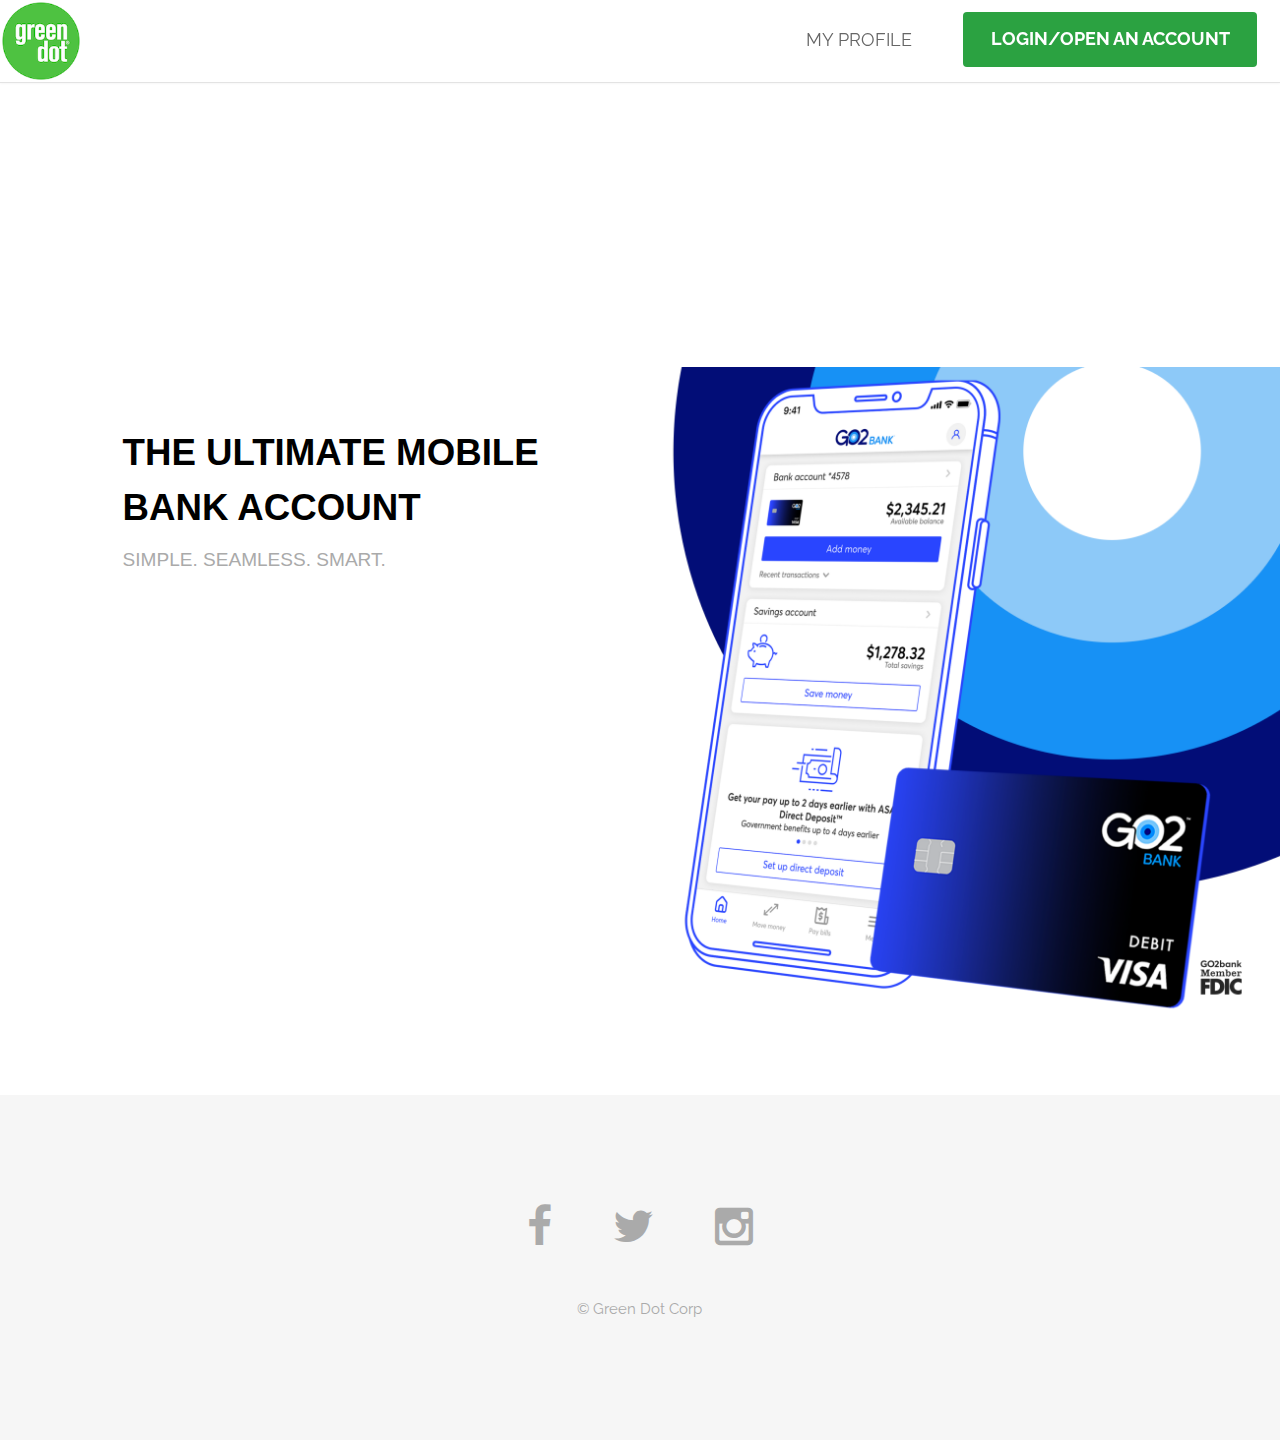
<file: GDC/index.html>
<!DOCTYPE HTML>
<!--
	Spatial by TEMPLATED
	templated.co @templatedco
	Released for free under the Creative Commons Attribution 3.0 license (templated.co/license)
-->
<html>
	<head>
		<title>Green Dot Corp</title>
		<meta charset="utf-8" />
		<meta name="viewport" content="width=device-width, initial-scale=1" />
		<link rel="stylesheet" href="assets/css/main.css" />
	</head>
	<body class="landing">

		<!-- Header -->
			<header id="header">
				<a href="index.html"><img src="images/logo.png" style="height: 100%"/></a>
				<nav id="nav">
					<ul>
						<li><a href="profile.html">My Profile</a></li>
						<li><a href="login.html" class="button">Login/Open an Account</a></li> 
					</ul>
				</nav>
			</header>

			<a href="#menu" class="navPanelToggle"><span class="fa fa-bars"></span></a>

		<!-- Banner -->
			<section id="banner">
				<!-- <ul class="actions">
					<li><a href="login.html" class="button big" >Login</a></li>
					make button kickoff Auth-code flow 
				</ul>-->
			</section>

			<!-- One -->
			<section id="one" class="wrapper style1" style="padding-top: 0em;">
				<div class="containerhome 100%">
					<div class="row 200%">
						<div class="6u 12u$(medium)">
							<header class="major" style="font-family: 'Gotham', sans-serif;padding:10%;">
								<h2>The ultimate mobile bank account</h2>
								<p>Simple. Seamless. Smart.</p>
							</header>
						</div>
						<div class="6u$ 12u$(medium)"style="padding: 0 0 0 0em;">
							<img src="images/rightbanner.png" alt="" style="width:100%"/>
						</div>
					</div>
				</div>
			</section>

		<!-- Footer -->
			<footer id="footer">
				<div class="container">
					<ul class="icons">
						<li><a href="#" class="icon fa-facebook"></a></li>
						<li><a href="#" class="icon fa-twitter"></a></li>
						<li><a href="#" class="icon fa-instagram"></a></li>
					</ul>
					<ul class="copyright">
						<li>&copy; Green Dot Corp</li>
					</ul>
				</div>
			</footer>

		<!-- Scripts -->
			<script src="assets/js/jquery.min.js"></script>
			<script src="assets/js/skel.min.js"></script>
			<script src="assets/js/util.js"></script>
			<script src="assets/js/main.js"></script>
			<script src="assets/js/p1.js"></script>

	</body>
</html>
</file>
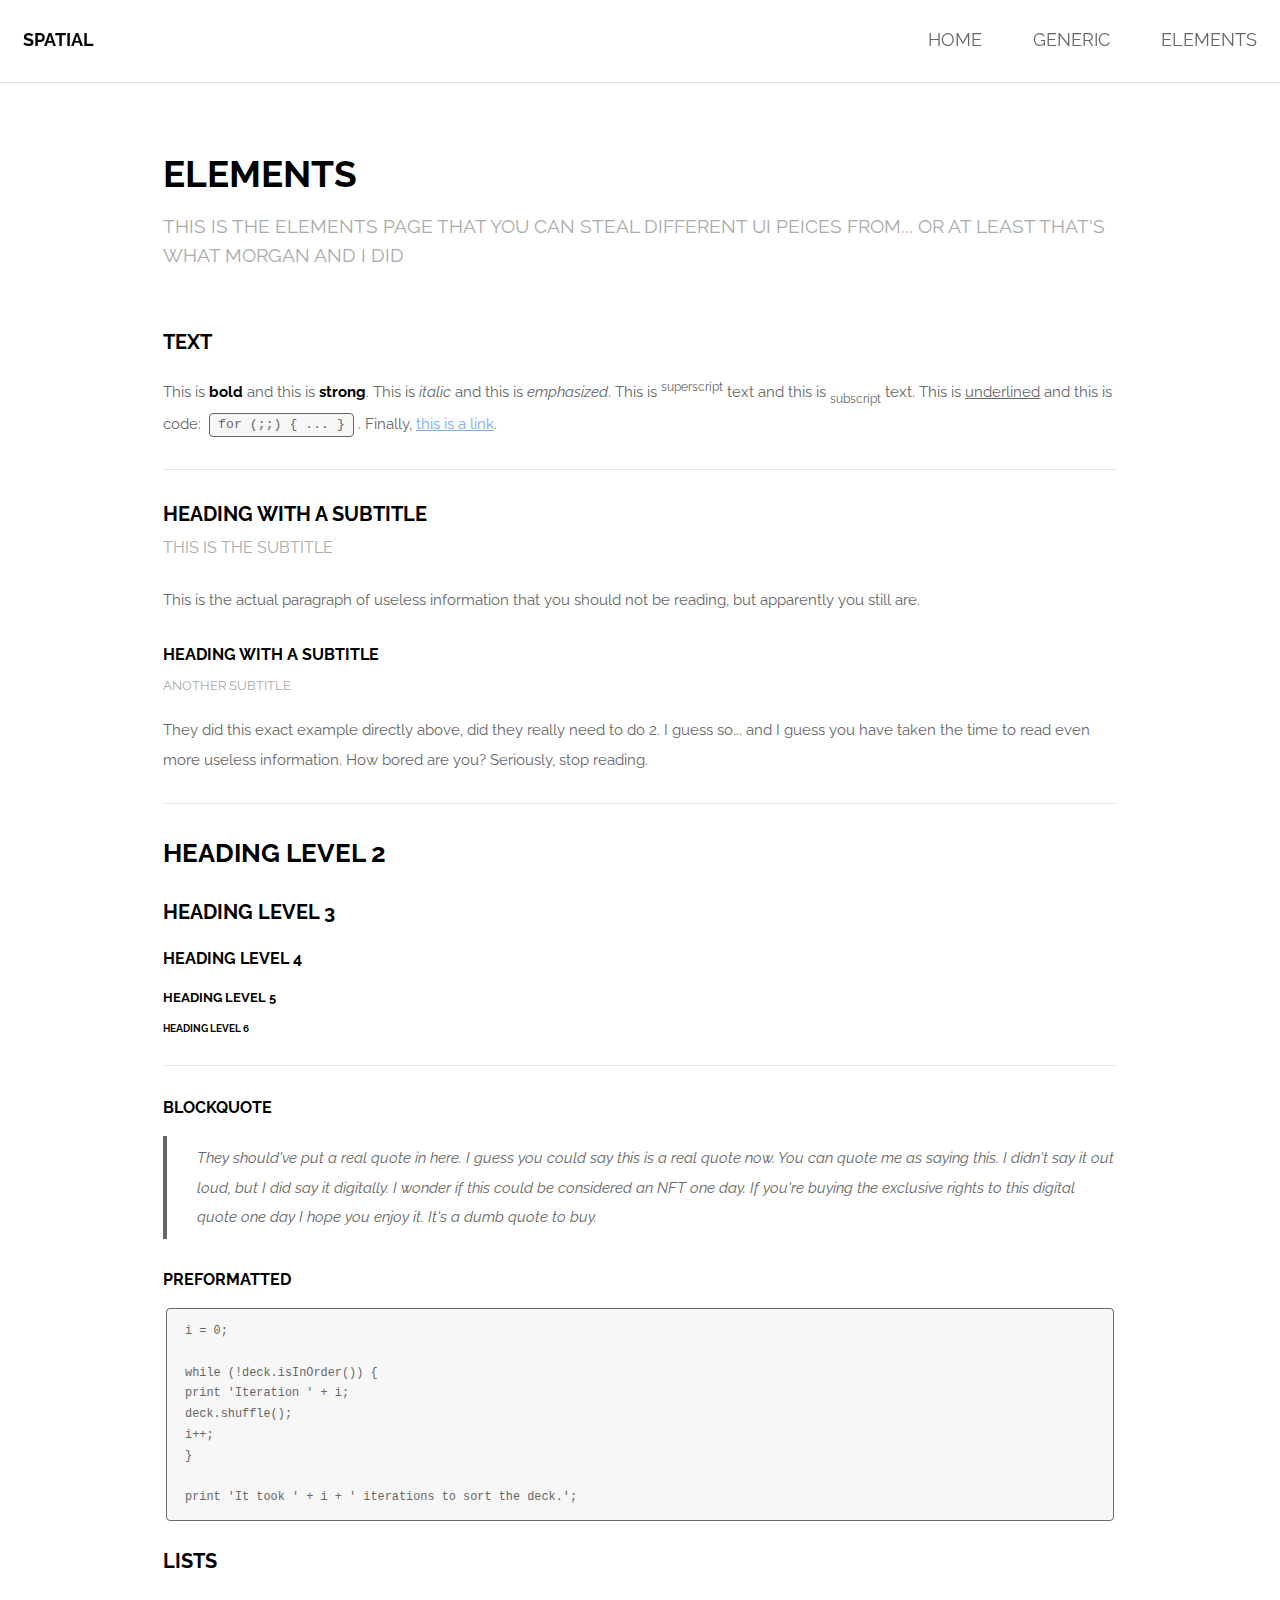
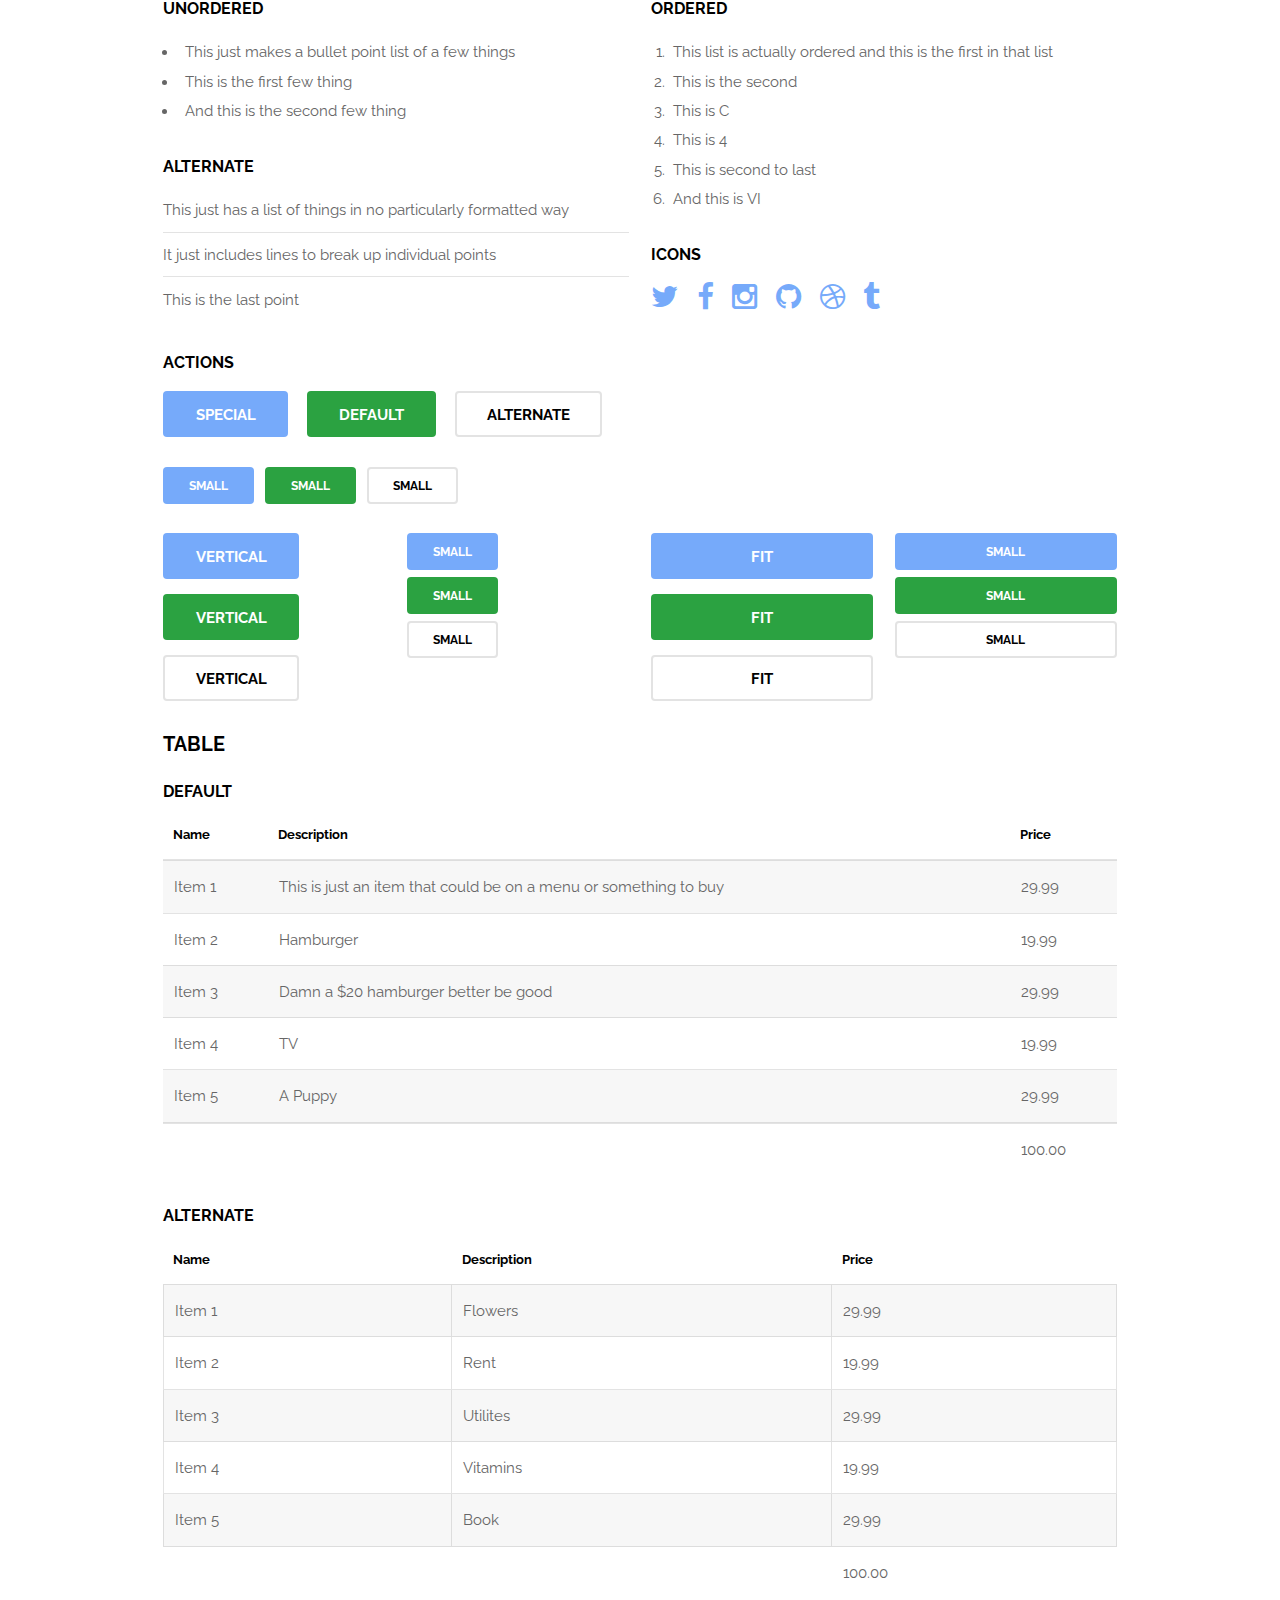
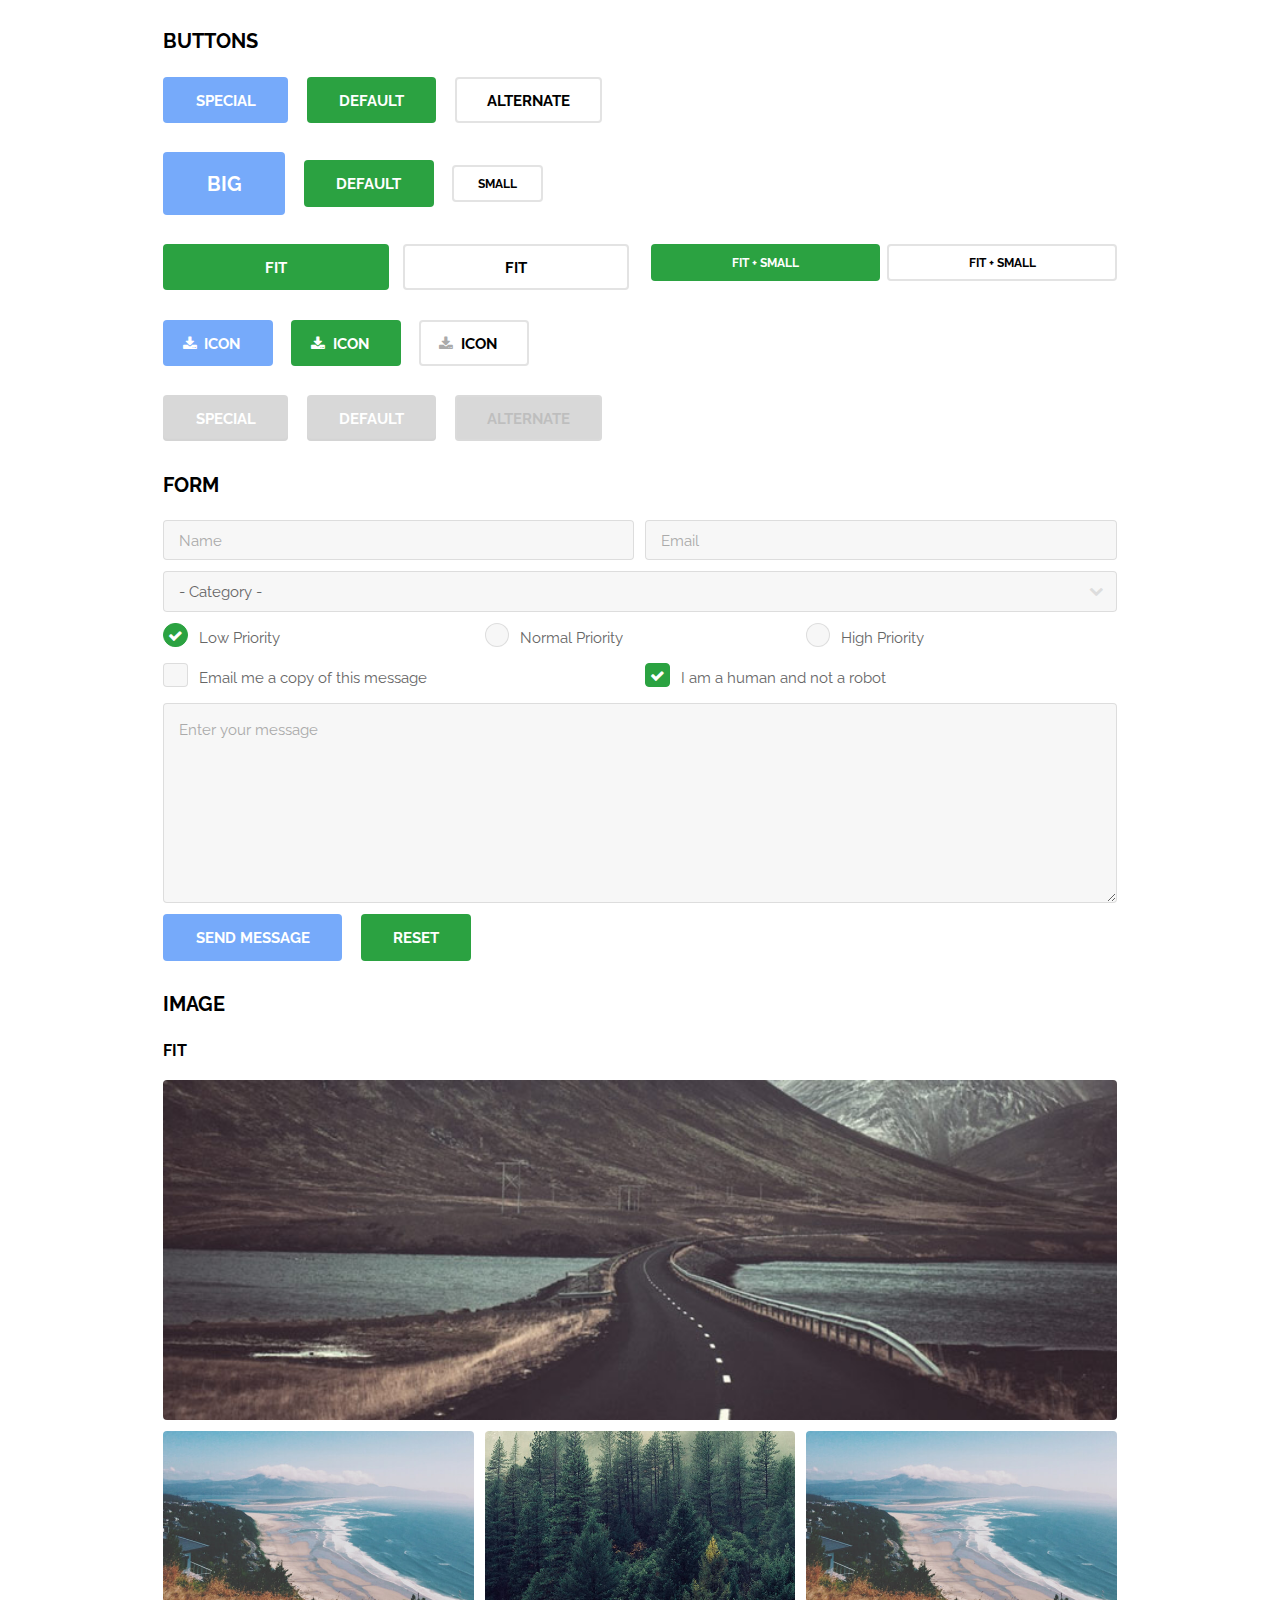
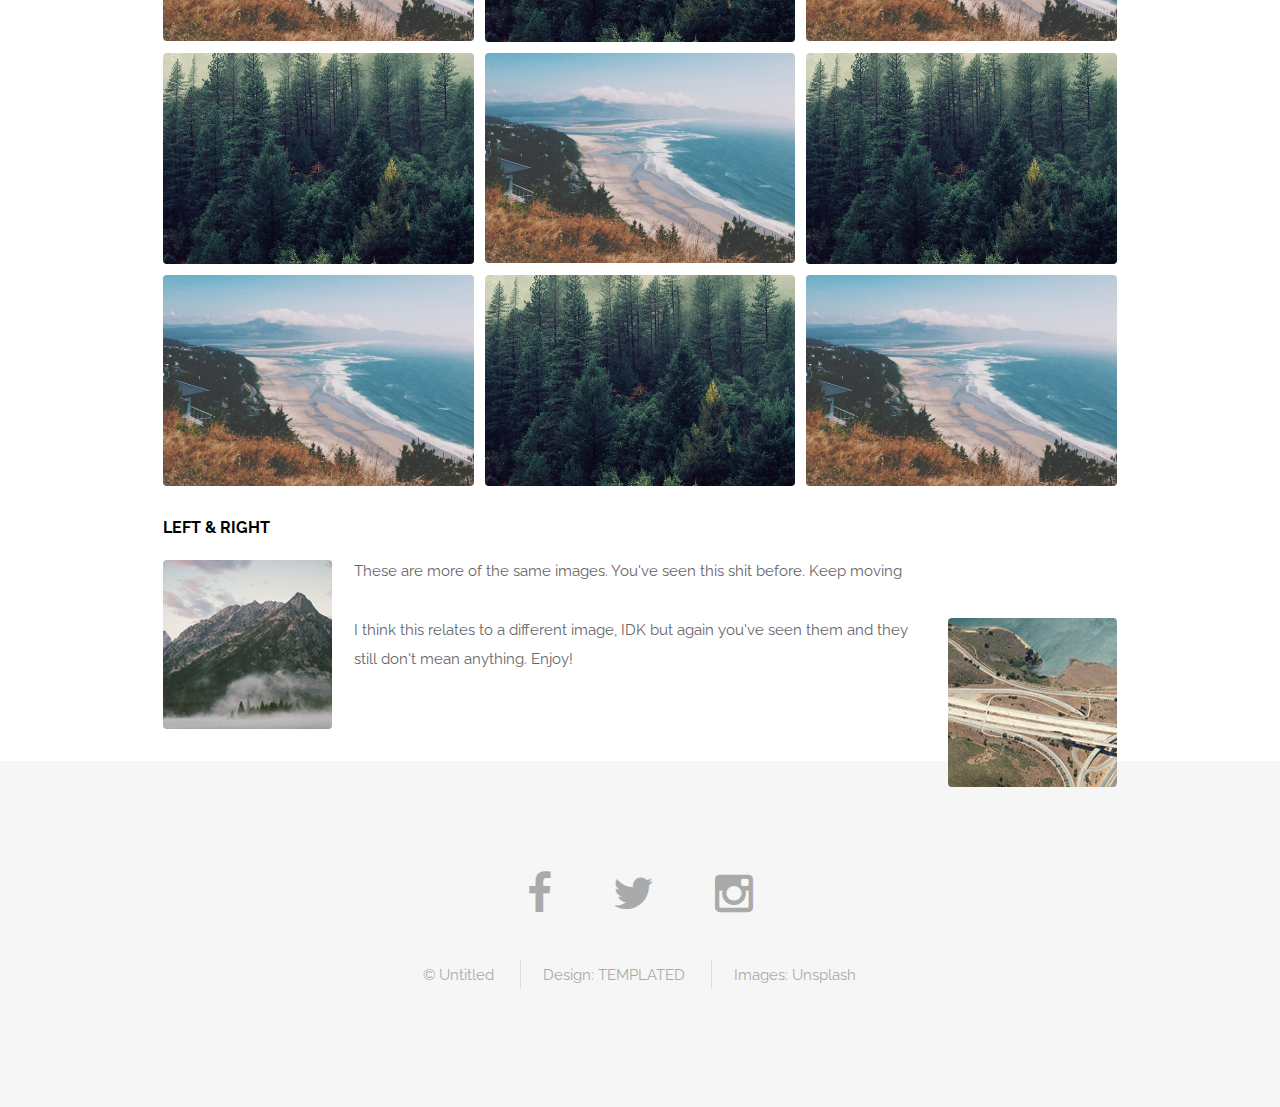
<file: elements.html>
<!DOCTYPE HTML>
<!--
	Spatial by TEMPLATED
	templated.co @templatedco
	Released for free under the Creative Commons Attribution 3.0 license (templated.co/license)
-->
<html>
	<head>
		<title>Elements - Spatial by TEMPLATED</title>
		<meta charset="utf-8" />
		<meta name="viewport" content="width=device-width, initial-scale=1" />
		<link rel="stylesheet" href="assets/css/main.css" />
	</head>
	<body>

		<!-- Header -->
			<header id="header">
				<h1><strong><a href="index.html">Spatial</a></strong> by Templated</h1>
				<nav id="nav">
					<ul>
						<li><a href="index.html">Home</a></li>
						<li><a href="generic.html">Generic</a></li>
						<li><a href="elements.html">Elements</a></li>
					</ul>
				</nav>
			</header>

			<a href="#menu" class="navPanelToggle"><span class="fa fa-bars"></span></a>

		<!-- Main -->
			<section id="main" class="wrapper">
				<div class="container">
					<header class="major special">
						<h2>Elements</h2>
						<p>This is the elements page that you can steal different UI peices from... or at least that's what Morgan and I did</p>
					</header>

					<!-- Text -->
						<section>
							<h3>Text</h3>
							<p>This is <b>bold</b> and this is <strong>strong</strong>. This is <i>italic</i> and this is <em>emphasized</em>.
							This is <sup>superscript</sup> text and this is <sub>subscript</sub> text.
							This is <u>underlined</u> and this is code: <code>for (;;) { ... }</code>. Finally, <a href="#">this is a link</a>.</p>

							<hr />

							<header>
								<h3>Heading with a Subtitle</h3>
								<p>This is the subtitle</p>
							</header>
							<p>This is the actual paragraph of useless information that you should not be reading, but apparently you still are.</p>
							<header>
								<h4>Heading with a Subtitle</h4>
								<p>Another subtitle</p>
							</header>
							<p>They did this exact example directly above, did they really need to do 2. I guess so... and I guess you have taken the time to read even more useless information. How bored are you? Seriously, stop reading.</p>

							<hr />

							<h2>Heading Level 2</h2>
							<h3>Heading Level 3</h3>
							<h4>Heading Level 4</h4>
							<h5>Heading Level 5</h5>
							<h6>Heading Level 6</h6>

							<hr />

							<h4>Blockquote</h4>
							<blockquote>They should've put a real quote in here. I guess you could say this is a real quote now. You can quote me as saying this. I didn't say it out loud, but I did say it digitally. I wonder if this could be considered an NFT one day. If you're buying the exclusive rights to this digital quote one day I hope you enjoy it. It's a dumb quote to buy.</blockquote>

							<h4>Preformatted</h4>
							<pre><code>i = 0;

while (!deck.isInOrder()) {
print 'Iteration ' + i;
deck.shuffle();
i++;
}

print 'It took ' + i + ' iterations to sort the deck.';</code></pre>
						</section>

					<!-- Lists -->
						<section>
							<h3>Lists</h3>
							<div class="row">
								<div class="6u 12u$(xsmall)">

									<h4>Unordered</h4>
									<ul>
										<li>This just makes a bullet point list of a few things</li>
										<li>This is the first few thing</li>
										<li>And this is the second few thing</li>
									</ul>

									<h4>Alternate</h4>
									<ul class="alt">
										<li>This just has a list of things in no particularly formatted way</li>
										<li>It just includes lines to break up individual points</li>
										<li>This is the last point</li>
									</ul>

								</div>
								<div class="6u$ 12u$(xsmall)">

									<h4>Ordered</h4>
									<ol>
										<li>This list is actually ordered and this is the first in that list</li>
										<li>This is the second</li>
										<li>This is C</li>
										<li>This is 4</li>
										<li>This is second to last </li>
										<li>And this is VI</li>
									</ol>

									<h4>Icons</h4>
									<ul class="icons">
										<li><a href="#" class="icon fa-twitter"><span class="label">Twitter</span></a></li>
										<li><a href="#" class="icon fa-facebook"><span class="label">Facebook</span></a></li>
										<li><a href="#" class="icon fa-instagram"><span class="label">Instagram</span></a></li>
										<li><a href="#" class="icon fa-github"><span class="label">Github</span></a></li>
										<li><a href="#" class="icon fa-dribbble"><span class="label">Dribbble</span></a></li>
										<li><a href="#" class="icon fa-tumblr"><span class="label">Tumblr</span></a></li>
									</ul>

								</div>
							</div>

							<h4>Actions</h4>
							<ul class="actions">
								<li><a href="#" class="button special">Special</a></li>
								<li><a href="#" class="button">Default</a></li>
								<li><a href="#" class="button alt">Alternate</a></li>
							</ul>
							<ul class="actions small">
								<li><a href="#" class="button special small">Small</a></li>
								<li><a href="#" class="button small">Small</a></li>
								<li><a href="#" class="button alt small">Small</a></li>
							</ul>
							<div class="row">
								<div class="3u 6u(small) 12u$(xsmall)">
									<ul class="actions vertical">
										<li><a href="#" class="button special">Vertical</a></li>
										<li><a href="#" class="button">Vertical</a></li>
										<li><a href="#" class="button alt">Vertical</a></li>
									</ul>
								</div>
								<div class="3u 6u$(small) 12u$(xsmall)">
									<ul class="actions vertical small">
										<li><a href="#" class="button special small">Small</a></li>
										<li><a href="#" class="button small">Small</a></li>
										<li><a href="#" class="button alt small">Small</a></li>
									</ul>
								</div>
								<div class="3u 6u(small) 12u$(xsmall)">
									<ul class="actions vertical">
										<li><a href="#" class="button special fit">Fit</a></li>
										<li><a href="#" class="button fit">Fit</a></li>
										<li><a href="#" class="button alt fit">Fit</a></li>
									</ul>
								</div>
								<div class="3u$ 6u$(small) 12u$(xsmall)">
									<ul class="actions vertical small">
										<li><a href="#" class="button special small fit">Small</a></li>
										<li><a href="#" class="button small fit">Small</a></li>
										<li><a href="#" class="button alt small fit">Small</a></li>
									</ul>
								</div>
							</div>
						</section>

					<!-- Table -->
						<section>
							<h3>Table</h3>
							<h4>Default</h4>
							<div class="table-wrapper">
								<table>
									<thead>
										<tr>
											<th>Name</th>
											<th>Description</th>
											<th>Price</th>
										</tr>
									</thead>
									<tbody>
										<tr>
											<td>Item 1</td>
											<td>This is just an item that could be on a menu or something to buy</td>
											<td>29.99</td>
										</tr>
										<tr>
											<td>Item 2</td>
											<td>Hamburger</td>
											<td>19.99</td>
										</tr>
										<tr>
											<td>Item 3</td>
											<td>Damn a $20 hamburger better be good</td>
											<td>29.99</td>
										</tr>
										<tr>
											<td>Item 4</td>
											<td>TV</td>
											<td>19.99</td>
										</tr>
										<tr>
											<td>Item 5</td>
											<td>A Puppy</td>
											<td>29.99</td>
										</tr>
									</tbody>
									<tfoot>
										<tr>
											<td colspan="2"></td>
											<td>100.00</td>
										</tr>
									</tfoot>
								</table>
							</div>
							<h4>Alternate</h4>
							<div class="table-wrapper">
								<table class="alt">
									<thead>
										<tr>
											<th>Name</th>
											<th>Description</th>
											<th>Price</th>
										</tr>
									</thead>
									<tbody>
										<tr>
											<td>Item 1</td>
											<td>Flowers</td>
											<td>29.99</td>
										</tr>
										<tr>
											<td>Item 2</td>
											<td>Rent</td>
											<td>19.99</td>
										</tr>
										<tr>
											<td>Item 3</td>
											<td> Utilites</td>
											<td>29.99</td>
										</tr>
										<tr>
											<td>Item 4</td>
											<td>Vitamins</td>
											<td>19.99</td>
										</tr>
										<tr>
											<td>Item 5</td>
											<td>Book</td>
											<td>29.99</td>
										</tr>
									</tbody>
									<tfoot>
										<tr>
											<td colspan="2"></td>
											<td>100.00</td>
										</tr>
									</tfoot>
								</table>
							</div>
						</section>

					<!-- Buttons -->
						<section>
							<h3>Buttons</h3>
							<ul class="actions">
								<li><a href="#" class="button special">Special</a></li>
								<li><a href="#" class="button">Default</a></li>
								<li><a href="#" class="button alt">Alternate</a></li>
							</ul>
							<ul class="actions">
								<li><a href="#" class="button special big">Big</a></li>
								<li><a href="#" class="button">Default</a></li>
								<li><a href="#" class="button alt small">Small</a></li>
							</ul>
							<div class="row">
								<div class="6u 12u$(xsmall)">
									<ul class="actions fit">
										<li><a href="#" class="button fit">Fit</a></li>
										<li><a href="#" class="button alt fit">Fit</a></li>
									</ul>
								</div>
								<div class="6u$ 12u$(xsmall)">
									<ul class="actions fit small">
										<li><a href="#" class="button fit small">Fit + Small</a></li>
										<li><a href="#" class="button alt fit small">Fit + Small</a></li>
									</ul>
								</div>
							</div>
							<ul class="actions">
								<li><a href="#" class="button special icon fa-download">Icon</a></li>
								<li><a href="#" class="button icon fa-download">Icon</a></li>
								<li><a href="#" class="button alt icon fa-download">Icon</a></li>
							</ul>
							<ul class="actions">
								<li><span class="button special disabled">Special</span></li>
								<li><span class="button disabled">Default</span></li>
								<li><span class="button alt disabled">Alternate</span></li>
							</ul>
						</section>

					<!-- Form -->
						<section>
							<h3>Form</h3>
							<form method="post" action="#">
								<div class="row uniform 50%">
									<div class="6u 12u$(xsmall)">
										<input type="text" name="name" id="name" value="" placeholder="Name" />
									</div>
									<div class="6u$ 12u$(xsmall)">
										<input type="email" name="email" id="email" value="" placeholder="Email" />
									</div>
									<div class="12u$">
										<div class="select-wrapper">
											<select name="category" id="category">
												<option value="">- Category -</option>
												<option value="1">Manufacturing</option>
												<option value="1">Shipping</option>
												<option value="1">Administration</option>
												<option value="1">Human Resources</option>
											</select>
										</div>
									</div>
									<div class="4u 12u$(xsmall)">
										<input type="radio" id="priority-low" name="priority" checked>
										<label for="priority-low">Low Priority</label>
									</div>
									<div class="4u 12u$(xsmall)">
										<input type="radio" id="priority-normal" name="priority">
										<label for="priority-normal">Normal Priority</label>
									</div>
									<div class="4u$ 12u$(xsmall)">
										<input type="radio" id="priority-high" name="priority">
										<label for="priority-high">High Priority</label>
									</div>
									<div class="6u 12u$(small)">
										<input type="checkbox" id="copy" name="copy">
										<label for="copy">Email me a copy of this message</label>
									</div>
									<div class="6u$ 12u$(small)">
										<input type="checkbox" id="human" name="human" checked>
										<label for="human">I am a human and not a robot</label>
									</div>
									<div class="12u$">
										<textarea name="message" id="message" placeholder="Enter your message" rows="6"></textarea>
									</div>
									<div class="12u$">
										<ul class="actions">
											<li><input type="submit" value="Send Message" class="special" /></li>
											<li><input type="reset" value="Reset" /></li>
										</ul>
									</div>
								</div>
							</form>
						</section>

					<!-- Image -->
						<section>
							<h3>Image</h3>
							<h4>Fit</h4>
							<div class="box alt">
								<div class="row 50% uniform">
									<div class="12u$"><span class="image fit"><img src="images/pic01.jpg" alt="" /></span></div>
									<div class="4u"><span class="image fit"><img src="images/pic02.jpg" alt="" /></span></div>
									<div class="4u"><span class="image fit"><img src="images/pic03.jpg" alt="" /></span></div>
									<div class="4u$"><span class="image fit"><img src="images/pic02.jpg" alt="" /></span></div>
									<div class="4u"><span class="image fit"><img src="images/pic03.jpg" alt="" /></span></div>
									<div class="4u"><span class="image fit"><img src="images/pic02.jpg" alt="" /></span></div>
									<div class="4u$"><span class="image fit"><img src="images/pic03.jpg" alt="" /></span></div>
									<div class="4u"><span class="image fit"><img src="images/pic02.jpg" alt="" /></span></div>
									<div class="4u"><span class="image fit"><img src="images/pic03.jpg" alt="" /></span></div>
									<div class="4u$"><span class="image fit"><img src="images/pic02.jpg" alt="" /></span></div>
								</div>
							</div>

							<h4>Left &amp; Right</h4>
							<p><span class="image left"><img src="images/pic04.jpg" alt="" /></span>These are more of the same images. You've seen this shit before. Keep moving</p>
							<p><span class="image right"><img src="images/pic05.jpg" alt="" /></span>I think this relates to a different image, IDK but again you've seen them and they still don't mean anything. Enjoy!</p>
						</section>

				</div>
			</section>

		<!-- Footer -->
			<footer id="footer">
				<div class="container">
					<ul class="icons">
						<li><a href="#" class="icon fa-facebook"></a></li>
						<li><a href="#" class="icon fa-twitter"></a></li>
						<li><a href="#" class="icon fa-instagram"></a></li>
					</ul>
					<ul class="copyright">
						<li>&copy; Untitled</li>
						<li>Design: <a href="http://templated.co">TEMPLATED</a></li>
						<li>Images: <a href="http://unsplash.com">Unsplash</a></li>
					</ul>
				</div>
			</footer>

		<!-- Scripts -->
			<script src="assets/js/jquery.min.js"></script>
			<script src="assets/js/skel.min.js"></script>
			<script src="assets/js/util.js"></script>
			<script src="assets/js/main.js"></script>
			<script src="assets/js/p1.js"></script>

	</body>
</html>
</file>
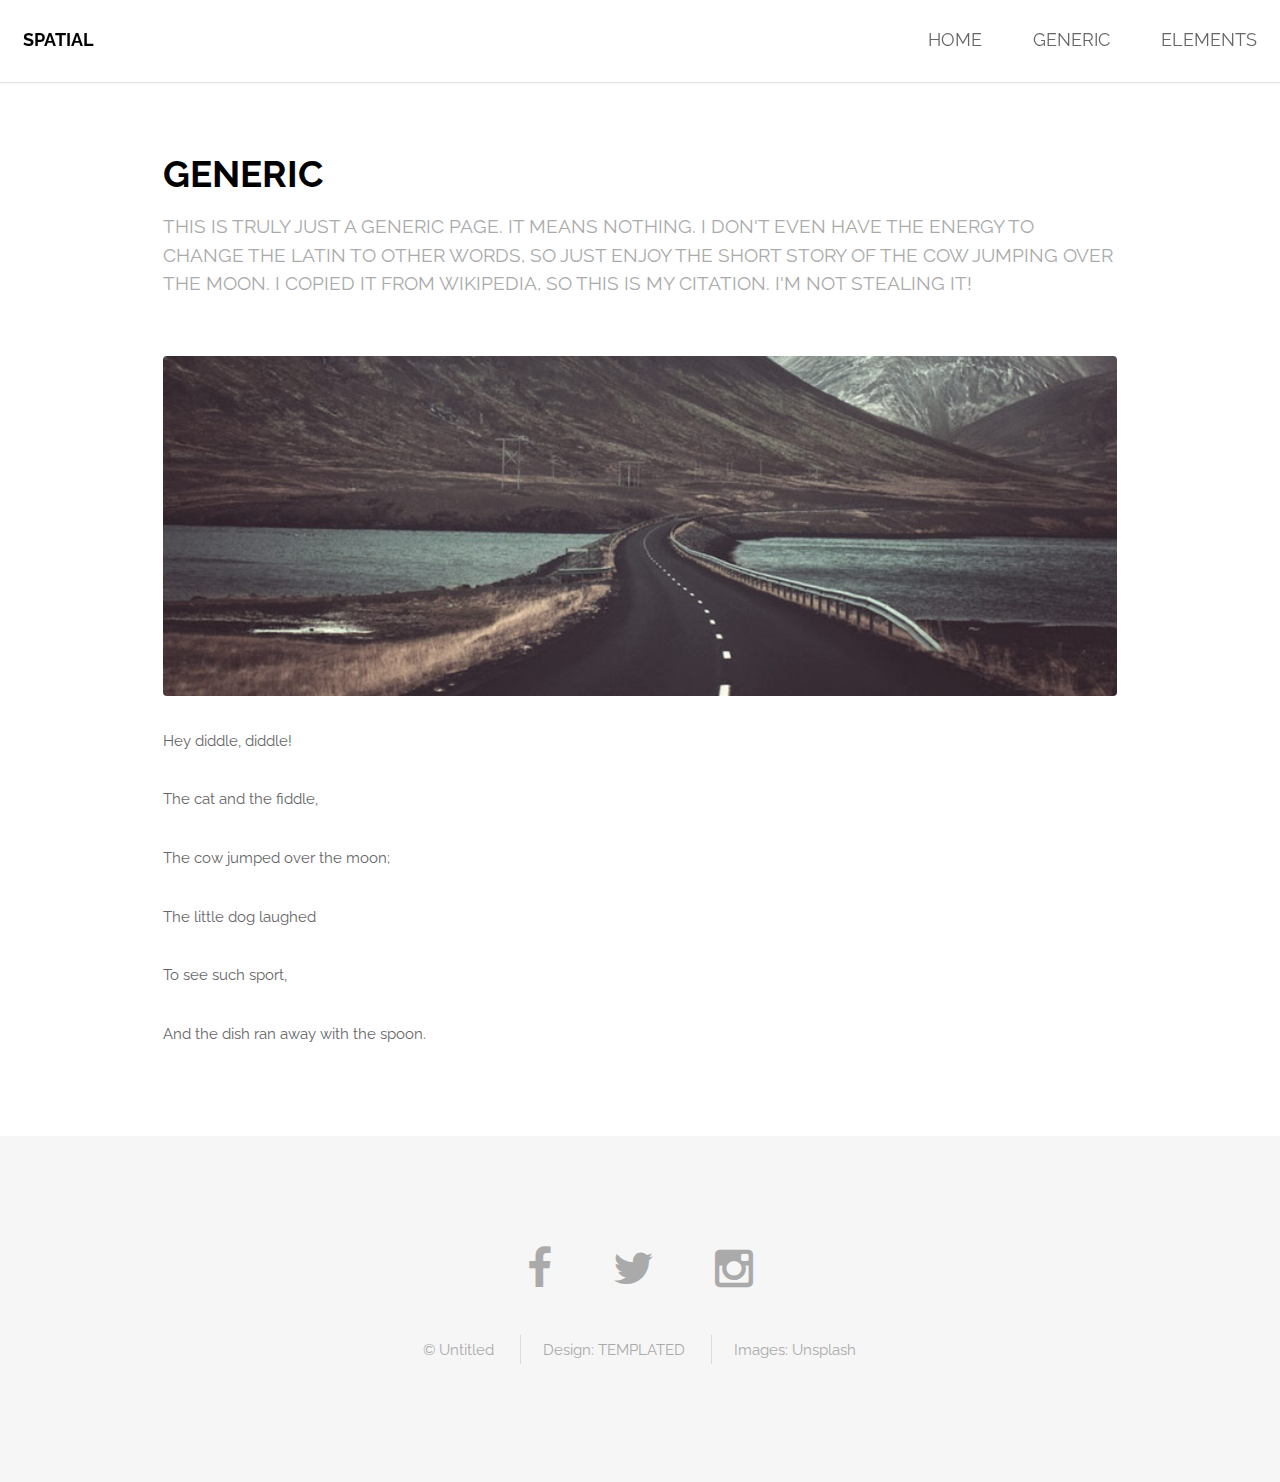
<file: generic.html>
<!DOCTYPE HTML>
<!--
	Spatial by TEMPLATED
	templated.co @templatedco
	Released for free under the Creative Commons Attribution 3.0 license (templated.co/license)
-->
<html>
	<head>
		<title>Generic - Spatial by TEMPLATED</title>
		<meta charset="utf-8" />
		<meta name="viewport" content="width=device-width, initial-scale=1" />
		<link rel="stylesheet" href="assets/css/main.css" />
	</head>
	<body>

		<!-- Header -->
			<header id="header">
				<h1><strong><a href="index.html">Spatial</a></strong> by Templated</h1>
				<nav id="nav">
					<ul>
						<li><a href="index.html">Home</a></li>
						<li><a href="generic.html">Generic</a></li>
						<li><a href="elements.html">Elements</a></li>
					</ul>
				</nav>
			</header>

			<a href="#menu" class="navPanelToggle"><span class="fa fa-bars"></span></a>

		<!-- Main -->
			<section id="main" class="wrapper">
				<div class="container">

					<header class="major special">
						<h2>Generic</h2>
						<p>This is truly just a generic page. It means nothing. I don't even have the energy to change the latin to other words, so just enjoy the short story of the cow jumping over the moon. I copied it from wikipedia, so this is my citation. I'm not stealing it!</p>
					</header>

					<a href="#" class="image fit"><img src="images/pic01.jpg" alt="" /></a>
					<p>Hey diddle, diddle!</p>
					<p>The cat and the fiddle,</p>	
					<p>The cow jumped over the moon;</p>	
					<p>The little dog laughed</p>	
					<p>To see such sport,</p>	
					<p>And the dish ran away with the spoon.</p>
					
				</div>
			</section>

		<!-- Footer -->
			<footer id="footer">
				<div class="container">
					<ul class="icons">
						<li><a href="#" class="icon fa-facebook"></a></li>
						<li><a href="#" class="icon fa-twitter"></a></li>
						<li><a href="#" class="icon fa-instagram"></a></li>
					</ul>
					<ul class="copyright">
						<li>&copy; Untitled</li>
						<li>Design: <a href="http://templated.co">TEMPLATED</a></li>
						<li>Images: <a href="http://unsplash.com">Unsplash</a></li>
					</ul>
				</div>
			</footer>

		<!-- Scripts -->
			<script src="assets/js/jquery.min.js"></script>
			<script src="assets/js/skel.min.js"></script>
			<script src="assets/js/util.js"></script>
			<script src="assets/js/main.js"></script>
			<script src="assets/js/p1.js"></script>

	</body>
</html>
</file>
<file: GDC/assets/css/main.css>
@import url(font-awesome.min.css);
@import url(https://fonts.googleapis.com/css?family=Raleway:400,700);

/*
	Spatial by TEMPLATED
	templated.co @templatedco
	Released for free under the Creative Commons Attribution 3.0 license (templated.co/license)
*/
/*
	These are the colors that can be easily customized. To view these all at once go to the Elements page on your app. 
*/
body {
	--accentcolor: #76AAFA;
	--mainColor: #2ba241; 
	--buttonHover: #79b183; /* this changes the button color when you hover over it */
	--buttonText: #ffffff;
	--alternateButtonText: #000; 
}

/* Reset */

	html, body, div, span, applet, object, iframe, h1, h2, h3, h4, h5, h6, p, blockquote, pre, a, abbr, acronym, address, big, cite, code, del, dfn, em, img, ins, kbd, q, s, samp, small, strike, strong, sub, sup, tt, var, b, u, i, center, dl, dt, dd, ol, ul, li, fieldset, form, label, legend, table, caption, tbody, tfoot, thead, tr, th, td, article, aside, canvas, details, embed, figure, figcaption, footer, header, hgroup, menu, nav, output, ruby, section, summary, time, mark, audio, video {
		margin: 0;
		padding: 0;
		border: 0;
		font-size: 100%;
		font: inherit;
		vertical-align: baseline;
	}

	article, aside, details, figcaption, figure, footer, header, hgroup, menu, nav, section {
		display: block;
	}

	body {
		line-height: 1;
	}

	ol, ul {
		list-style: none;
	}

	blockquote, q {
		quotes: none;
	}

	blockquote:before, blockquote:after, q:before, q:after {
		content: '';
		content: none;
	}

	table {
		border-collapse: collapse;
		border-spacing: 0;
	}

	body {
		-webkit-text-size-adjust: none;
	}

/* Box Model */

	*, *:before, *:after {
		-moz-box-sizing: border-box;
		-webkit-box-sizing: border-box;
		box-sizing: border-box;
	}

/* Containers */

	.container {
		margin-left: auto;
		margin-right: auto;
	}

	.containerhome {
		margin-left: 5%;
		margin-right: auto;
	}

	.container.\31 25\25 {
		width: 100%;
		max-width: 100em;
		min-width: 80em;
	}

	.container.\37 5\25 {
		width: 60em;
	}

	.container.\35 0\25 {
		width: 40em;
	}

	.container.\32 5\25 {
		width: 20em;
	}

	.container {
		width: 80em;
	}

	@media screen and (max-width: 1680px) {

		.container.\31 25\25 {
			width: 100%;
			max-width: 100em;
			min-width: 80em;
		}

		.container.\37 5\25 {
			width: 60em;
		}

		.container.\35 0\25 {
			width: 40em;
		}

		.container.\32 5\25 {
			width: 20em;
		}

		.container {
			width: 80em;
		}

	}

	@media screen and (max-width: 1280px) {

		.container.\31 25\25 {
			width: 100%;
			max-width: 81.25em;
			min-width: 65em;
		}

		.container.\37 5\25 {
			width: 48.75em;
		}

		.container.\35 0\25 {
			width: 32.5em;
		}

		.container.\32 5\25 {
			width: 16.25em;
		}

		.container {
			width: 65em;
		}

	}

	@media screen and (max-width: 980px) {

		.container.\31 25\25 {
			width: 100%;
			max-width: 112.5%;
			min-width: 90%;
		}

		.container.\37 5\25 {
			width: 67.5%;
		}

		.container.\35 0\25 {
			width: 45%;
		}

		.container.\32 5\25 {
			width: 22.5%;
		}

		.container {
			width: 90%;
		}

	}

	@media screen and (max-width: 736px) {

		.container.\31 25\25 {
			width: 100%;
			max-width: 112.5%;
			min-width: 90%;
		}

		.container.\37 5\25 {
			width: 67.5%;
		}

		.container.\35 0\25 {
			width: 45%;
		}

		.container.\32 5\25 {
			width: 22.5%;
		}

		.container {
			width: 90% !important;
		}

	}

	@media screen and (max-width: 480px) {

		.container.\31 25\25 {
			width: 100%;
			max-width: 112.5%;
			min-width: 90%;
		}

		.container.\37 5\25 {
			width: 67.5%;
		}

		.container.\35 0\25 {
			width: 45%;
		}

		.container.\32 5\25 {
			width: 22.5%;
		}

		.container {
			width: 90% !important;
		}

	}

/* Grid */

	.row {
		border-bottom: solid 1px transparent;
		-moz-box-sizing: border-box;
		-webkit-box-sizing: border-box;
		box-sizing: border-box;
	}

	.row > * {
		float: left;
		-moz-box-sizing: border-box;
		-webkit-box-sizing: border-box;
		box-sizing: border-box;
	}

	.row:after, .row:before {
		content: '';
		display: block;
		clear: both;
		height: 0;
	}

	.row.uniform > * > :first-child {
		margin-top: 0;
	}

	.row.uniform > * > :last-child {
		margin-bottom: 0;
	}

	.row.\30 \25 > * {
		padding: 0 0 0 0em;
	}

	.row.\30 \25 {
		margin: 0 0 -1px 0em;
	}

	.row.uniform.\30 \25 > * {
		padding: 0em 0 0 0em;
	}

	.row.uniform.\30 \25 {
		margin: 0em 0 -1px 0em;
	}

	.row > * {
		padding: 0 0 0 2em;
	}

	.row {
		margin: 0 0 -1px -2em;
	}

	.row.uniform > * {
		padding: 2em 0 0 2em;
	}

	.row.uniform {
		margin: -2em 0 -1px -2em;
	}

	.row.\32 00\25 > * {
		padding: 0 0 0 4em;
	}

	.row.\32 00\25 {
		margin: 0 0 -1px -4em;
	}

	.row.uniform.\32 00\25 > * {
		padding: 4em 0 0 4em;
	}

	.row.uniform.\32 00\25 {
		margin: -4em 0 -1px -4em;
	}

	.row.\31 50\25 > * {
		padding: 0 0 0 3em;
	}

	.row.\31 50\25 {
		margin: 0 0 -1px -3em;
	}

	.row.uniform.\31 50\25 > * {
		padding: 3em 0 0 3em;
	}

	.row.uniform.\31 50\25 {
		margin: -3em 0 -1px -3em;
	}

	.row.\35 0\25 > * {
		padding: 0 0 0 1em;
	}

	.row.\35 0\25 {
		margin: 0 0 -1px -1em;
	}

	.row.uniform.\35 0\25 > * {
		padding: 1em 0 0 1em;
	}

	.row.uniform.\35 0\25 {
		margin: -1em 0 -1px -1em;
	}

	.row.\32 5\25 > * {
		padding: 0 0 0 0.5em;
	}

	.row.\32 5\25 {
		margin: 0 0 -1px -0.5em;
	}

	.row.uniform.\32 5\25 > * {
		padding: 0.5em 0 0 0.5em;
	}

	.row.uniform.\32 5\25 {
		margin: -0.5em 0 -1px -0.5em;
	}

	.\31 2u, .\31 2u\24 {
		width: 100%;
		clear: none;
		margin-left: 0;
	}

	.\31 1u, .\31 1u\24 {
		width: 91.6666666667%;
		clear: none;
		margin-left: 0;
	}

	.\31 0u, .\31 0u\24 {
		width: 83.3333333333%;
		clear: none;
		margin-left: 0;
	}

	.\39 u, .\39 u\24 {
		width: 75%;
		clear: none;
		margin-left: 0;
	}

	.\38 u, .\38 u\24 {
		width: 66.6666666667%;
		clear: none;
		margin-left: 0;
	}

	.\37 u, .\37 u\24 {
		width: 58.3333333333%;
		clear: none;
		margin-left: 0;
	}

	.\36 u, .\36 u\24 {
		width: 50%;
		clear: none;
		margin-left: 0;
	}

	.\35 u, .\35 u\24 {
		width: 41.6666666667%;
		clear: none;
		margin-left: 0;
	}

	.\34 u, .\34 u\24 {
		width: 33.3333333333%;
		clear: none;
		margin-left: 0;
	}

	.\33 u, .\33 u\24 {
		width: 25%;
		clear: none;
		margin-left: 0;
	}

	.\32 u, .\32 u\24 {
		width: 16.6666666667%;
		clear: none;
		margin-left: 0;
	}

	.\31 u, .\31 u\24 {
		width: 8.3333333333%;
		clear: none;
		margin-left: 0;
	}

	.\31 2u\24 + *,
	.\31 1u\24 + *,
	.\31 0u\24 + *,
	.\39 u\24 + *,
	.\38 u\24 + *,
	.\37 u\24 + *,
	.\36 u\24 + *,
	.\35 u\24 + *,
	.\34 u\24 + *,
	.\33 u\24 + *,
	.\32 u\24 + *,
	.\31 u\24 + * {
		clear: left;
	}

	.\-11u {
		margin-left: 91.66667%;
	}

	.\-10u {
		margin-left: 83.33333%;
	}

	.\-9u {
		margin-left: 75%;
	}

	.\-8u {
		margin-left: 66.66667%;
	}

	.\-7u {
		margin-left: 58.33333%;
	}

	.\-6u {
		margin-left: 50%;
	}

	.\-5u {
		margin-left: 41.66667%;
	}

	.\-4u {
		margin-left: 33.33333%;
	}

	.\-3u {
		margin-left: 25%;
	}

	.\-2u {
		margin-left: 16.66667%;
	}

	.\-1u {
		margin-left: 8.33333%;
	}

	@media screen and (max-width: 1680px) {

		.row > * {
			padding: 0 0 0 2em;
		}

		.row {
			margin: 0 0 -1px -2em;
		}

		.row.uniform > * {
			padding: 2em 0 0 2em;
		}

		.row.uniform {
			margin: -2em 0 -1px -2em;
		}

		.row.\32 00\25 > * {
			padding: 0 0 0 4em;
		}

		.row.\32 00\25 {
			margin: 0 0 -1px -4em;
		}

		.row.uniform.\32 00\25 > * {
			padding: 4em 0 0 4em;
		}

		.row.uniform.\32 00\25 {
			margin: -4em 0 -1px -4em;
		}

		.row.\31 50\25 > * {
			padding: 0 0 0 3em;
		}

		.row.\31 50\25 {
			margin: 0 0 -1px -3em;
		}

		.row.uniform.\31 50\25 > * {
			padding: 3em 0 0 3em;
		}

		.row.uniform.\31 50\25 {
			margin: -3em 0 -1px -3em;
		}

		.row.\35 0\25 > * {
			padding: 0 0 0 1em;
		}

		.row.\35 0\25 {
			margin: 0 0 -1px -1em;
		}

		.row.uniform.\35 0\25 > * {
			padding: 1em 0 0 1em;
		}

		.row.uniform.\35 0\25 {
			margin: -1em 0 -1px -1em;
		}

		.row.\32 5\25 > * {
			padding: 0 0 0 0.5em;
		}

		.row.\32 5\25 {
			margin: 0 0 -1px -0.5em;
		}

		.row.uniform.\32 5\25 > * {
			padding: 0.5em 0 0 0.5em;
		}

		.row.uniform.\32 5\25 {
			margin: -0.5em 0 -1px -0.5em;
		}

		.\31 2u\28xlarge\29, .\31 2u\24\28xlarge\29 {
			width: 100%;
			clear: none;
			margin-left: 0;
		}

		.\31 1u\28xlarge\29, .\31 1u\24\28xlarge\29 {
			width: 91.6666666667%;
			clear: none;
			margin-left: 0;
		}

		.\31 0u\28xlarge\29, .\31 0u\24\28xlarge\29 {
			width: 83.3333333333%;
			clear: none;
			margin-left: 0;
		}

		.\39 u\28xlarge\29, .\39 u\24\28xlarge\29 {
			width: 75%;
			clear: none;
			margin-left: 0;
		}

		.\38 u\28xlarge\29, .\38 u\24\28xlarge\29 {
			width: 66.6666666667%;
			clear: none;
			margin-left: 0;
		}

		.\37 u\28xlarge\29, .\37 u\24\28xlarge\29 {
			width: 58.3333333333%;
			clear: none;
			margin-left: 0;
		}

		.\36 u\28xlarge\29, .\36 u\24\28xlarge\29 {
			width: 50%;
			clear: none;
			margin-left: 0;
		}

		.\35 u\28xlarge\29, .\35 u\24\28xlarge\29 {
			width: 41.6666666667%;
			clear: none;
			margin-left: 0;
		}

		.\34 u\28xlarge\29, .\34 u\24\28xlarge\29 {
			width: 33.3333333333%;
			clear: none;
			margin-left: 0;
		}

		.\33 u\28xlarge\29, .\33 u\24\28xlarge\29 {
			width: 25%;
			clear: none;
			margin-left: 0;
		}

		.\32 u\28xlarge\29, .\32 u\24\28xlarge\29 {
			width: 16.6666666667%;
			clear: none;
			margin-left: 0;
		}

		.\31 u\28xlarge\29, .\31 u\24\28xlarge\29 {
			width: 8.3333333333%;
			clear: none;
			margin-left: 0;
		}

		.\31 2u\24\28xlarge\29 + *,
		.\31 1u\24\28xlarge\29 + *,
		.\31 0u\24\28xlarge\29 + *,
		.\39 u\24\28xlarge\29 + *,
		.\38 u\24\28xlarge\29 + *,
		.\37 u\24\28xlarge\29 + *,
		.\36 u\24\28xlarge\29 + *,
		.\35 u\24\28xlarge\29 + *,
		.\34 u\24\28xlarge\29 + *,
		.\33 u\24\28xlarge\29 + *,
		.\32 u\24\28xlarge\29 + *,
		.\31 u\24\28xlarge\29 + * {
			clear: left;
		}

		.\-11u\28xlarge\29 {
			margin-left: 91.66667%;
		}

		.\-10u\28xlarge\29 {
			margin-left: 83.33333%;
		}

		.\-9u\28xlarge\29 {
			margin-left: 75%;
		}

		.\-8u\28xlarge\29 {
			margin-left: 66.66667%;
		}

		.\-7u\28xlarge\29 {
			margin-left: 58.33333%;
		}

		.\-6u\28xlarge\29 {
			margin-left: 50%;
		}

		.\-5u\28xlarge\29 {
			margin-left: 41.66667%;
		}

		.\-4u\28xlarge\29 {
			margin-left: 33.33333%;
		}

		.\-3u\28xlarge\29 {
			margin-left: 25%;
		}

		.\-2u\28xlarge\29 {
			margin-left: 16.66667%;
		}

		.\-1u\28xlarge\29 {
			margin-left: 8.33333%;
		}

	}

	@media screen and (max-width: 1280px) {

		.row > * {
			padding: 0 0 0 1.5em;
		}

		.row {
			margin: 0 0 -1px -1.5em;
		}

		.row.uniform > * {
			padding: 1.5em 0 0 1.5em;
		}

		.row.uniform {
			margin: -1.5em 0 -1px -1.5em;
		}

		.row.\32 00\25 > * {
			padding: 0 0 0 3em;
		}

		.row.\32 00\25 {
			margin: 0 0 -1px -3em;
		}

		.row.uniform.\32 00\25 > * {
			padding: 3em 0 0 3em;
		}

		.row.uniform.\32 00\25 {
			margin: -3em 0 -1px -3em;
		}

		.row.\31 50\25 > * {
			padding: 0 0 0 2.25em;
		}

		.row.\31 50\25 {
			margin: 0 0 -1px -2.25em;
		}

		.row.uniform.\31 50\25 > * {
			padding: 2.25em 0 0 2.25em;
		}

		.row.uniform.\31 50\25 {
			margin: -2.25em 0 -1px -2.25em;
		}

		.row.\35 0\25 > * {
			padding: 0 0 0 0.75em;
		}

		.row.\35 0\25 {
			margin: 0 0 -1px -0.75em;
		}

		.row.uniform.\35 0\25 > * {
			padding: 0.75em 0 0 0.75em;
		}

		.row.uniform.\35 0\25 {
			margin: -0.75em 0 -1px -0.75em;
		}

		.row.\32 5\25 > * {
			padding: 0 0 0 0.375em;
		}

		.row.\32 5\25 {
			margin: 0 0 -1px -0.375em;
		}

		.row.uniform.\32 5\25 > * {
			padding: 0.375em 0 0 0.375em;
		}

		.row.uniform.\32 5\25 {
			margin: -0.375em 0 -1px -0.375em;
		}

		.\31 2u\28large\29, .\31 2u\24\28large\29 {
			width: 100%;
			clear: none;
			margin-left: 0;
		}

		.\31 1u\28large\29, .\31 1u\24\28large\29 {
			width: 91.6666666667%;
			clear: none;
			margin-left: 0;
		}

		.\31 0u\28large\29, .\31 0u\24\28large\29 {
			width: 83.3333333333%;
			clear: none;
			margin-left: 0;
		}

		.\39 u\28large\29, .\39 u\24\28large\29 {
			width: 75%;
			clear: none;
			margin-left: 0;
		}

		.\38 u\28large\29, .\38 u\24\28large\29 {
			width: 66.6666666667%;
			clear: none;
			margin-left: 0;
		}

		.\37 u\28large\29, .\37 u\24\28large\29 {
			width: 58.3333333333%;
			clear: none;
			margin-left: 0;
		}

		.\36 u\28large\29, .\36 u\24\28large\29 {
			width: 50%;
			clear: none;
			margin-left: 0;
		}

		.\35 u\28large\29, .\35 u\24\28large\29 {
			width: 41.6666666667%;
			clear: none;
			margin-left: 0;
		}

		.\34 u\28large\29, .\34 u\24\28large\29 {
			width: 33.3333333333%;
			clear: none;
			margin-left: 0;
		}

		.\33 u\28large\29, .\33 u\24\28large\29 {
			width: 25%;
			clear: none;
			margin-left: 0;
		}

		.\32 u\28large\29, .\32 u\24\28large\29 {
			width: 16.6666666667%;
			clear: none;
			margin-left: 0;
		}

		.\31 u\28large\29, .\31 u\24\28large\29 {
			width: 8.3333333333%;
			clear: none;
			margin-left: 0;
		}

		.\31 2u\24\28large\29 + *,
		.\31 1u\24\28large\29 + *,
		.\31 0u\24\28large\29 + *,
		.\39 u\24\28large\29 + *,
		.\38 u\24\28large\29 + *,
		.\37 u\24\28large\29 + *,
		.\36 u\24\28large\29 + *,
		.\35 u\24\28large\29 + *,
		.\34 u\24\28large\29 + *,
		.\33 u\24\28large\29 + *,
		.\32 u\24\28large\29 + *,
		.\31 u\24\28large\29 + * {
			clear: left;
		}

		.\-11u\28large\29 {
			margin-left: 91.66667%;
		}

		.\-10u\28large\29 {
			margin-left: 83.33333%;
		}

		.\-9u\28large\29 {
			margin-left: 75%;
		}

		.\-8u\28large\29 {
			margin-left: 66.66667%;
		}

		.\-7u\28large\29 {
			margin-left: 58.33333%;
		}

		.\-6u\28large\29 {
			margin-left: 50%;
		}

		.\-5u\28large\29 {
			margin-left: 41.66667%;
		}

		.\-4u\28large\29 {
			margin-left: 33.33333%;
		}

		.\-3u\28large\29 {
			margin-left: 25%;
		}

		.\-2u\28large\29 {
			margin-left: 16.66667%;
		}

		.\-1u\28large\29 {
			margin-left: 8.33333%;
		}

	}

	@media screen and (max-width: 980px) {

		.row > * {
			padding: 0 0 0 1.5em;
		}

		.row {
			margin: 0 0 -1px -1.5em;
		}

		.row.uniform > * {
			padding: 1.5em 0 0 1.5em;
		}

		.row.uniform {
			margin: -1.5em 0 -1px -1.5em;
		}

		.row.\32 00\25 > * {
			padding: 0 0 0 3em;
		}

		.row.\32 00\25 {
			margin: 0 0 -1px -3em;
		}

		.row.uniform.\32 00\25 > * {
			padding: 3em 0 0 3em;
		}

		.row.uniform.\32 00\25 {
			margin: -3em 0 -1px -3em;
		}

		.row.\31 50\25 > * {
			padding: 0 0 0 2.25em;
		}

		.row.\31 50\25 {
			margin: 0 0 -1px -2.25em;
		}

		.row.uniform.\31 50\25 > * {
			padding: 2.25em 0 0 2.25em;
		}

		.row.uniform.\31 50\25 {
			margin: -2.25em 0 -1px -2.25em;
		}

		.row.\35 0\25 > * {
			padding: 0 0 0 0.75em;
		}

		.row.\35 0\25 {
			margin: 0 0 -1px -0.75em;
		}

		.row.uniform.\35 0\25 > * {
			padding: 0.75em 0 0 0.75em;
		}

		.row.uniform.\35 0\25 {
			margin: -0.75em 0 -1px -0.75em;
		}

		.row.\32 5\25 > * {
			padding: 0 0 0 0.375em;
		}

		.row.\32 5\25 {
			margin: 0 0 -1px -0.375em;
		}

		.row.uniform.\32 5\25 > * {
			padding: 0.375em 0 0 0.375em;
		}

		.row.uniform.\32 5\25 {
			margin: -0.375em 0 -1px -0.375em;
		}

		.\31 2u\28medium\29, .\31 2u\24\28medium\29 {
			width: 100%;
			clear: none;
			margin-left: 0;
		}

		.\31 1u\28medium\29, .\31 1u\24\28medium\29 {
			width: 91.6666666667%;
			clear: none;
			margin-left: 0;
		}

		.\31 0u\28medium\29, .\31 0u\24\28medium\29 {
			width: 83.3333333333%;
			clear: none;
			margin-left: 0;
		}

		.\39 u\28medium\29, .\39 u\24\28medium\29 {
			width: 75%;
			clear: none;
			margin-left: 0;
		}

		.\38 u\28medium\29, .\38 u\24\28medium\29 {
			width: 66.6666666667%;
			clear: none;
			margin-left: 0;
		}

		.\37 u\28medium\29, .\37 u\24\28medium\29 {
			width: 58.3333333333%;
			clear: none;
			margin-left: 0;
		}

		.\36 u\28medium\29, .\36 u\24\28medium\29 {
			width: 50%;
			clear: none;
			margin-left: 0;
		}

		.\35 u\28medium\29, .\35 u\24\28medium\29 {
			width: 41.6666666667%;
			clear: none;
			margin-left: 0;
		}

		.\34 u\28medium\29, .\34 u\24\28medium\29 {
			width: 33.3333333333%;
			clear: none;
			margin-left: 0;
		}

		.\33 u\28medium\29, .\33 u\24\28medium\29 {
			width: 25%;
			clear: none;
			margin-left: 0;
		}

		.\32 u\28medium\29, .\32 u\24\28medium\29 {
			width: 16.6666666667%;
			clear: none;
			margin-left: 0;
		}

		.\31 u\28medium\29, .\31 u\24\28medium\29 {
			width: 8.3333333333%;
			clear: none;
			margin-left: 0;
		}

		.\31 2u\24\28medium\29 + *,
		.\31 1u\24\28medium\29 + *,
		.\31 0u\24\28medium\29 + *,
		.\39 u\24\28medium\29 + *,
		.\38 u\24\28medium\29 + *,
		.\37 u\24\28medium\29 + *,
		.\36 u\24\28medium\29 + *,
		.\35 u\24\28medium\29 + *,
		.\34 u\24\28medium\29 + *,
		.\33 u\24\28medium\29 + *,
		.\32 u\24\28medium\29 + *,
		.\31 u\24\28medium\29 + * {
			clear: left;
		}

		.\-11u\28medium\29 {
			margin-left: 91.66667%;
		}

		.\-10u\28medium\29 {
			margin-left: 83.33333%;
		}

		.\-9u\28medium\29 {
			margin-left: 75%;
		}

		.\-8u\28medium\29 {
			margin-left: 66.66667%;
		}

		.\-7u\28medium\29 {
			margin-left: 58.33333%;
		}

		.\-6u\28medium\29 {
			margin-left: 50%;
		}

		.\-5u\28medium\29 {
			margin-left: 41.66667%;
		}

		.\-4u\28medium\29 {
			margin-left: 33.33333%;
		}

		.\-3u\28medium\29 {
			margin-left: 25%;
		}

		.\-2u\28medium\29 {
			margin-left: 16.66667%;
		}

		.\-1u\28medium\29 {
			margin-left: 8.33333%;
		}

	}

	@media screen and (max-width: 736px) {

		.row > * {
			padding: 0 0 0 1.25em;
		}

		.row {
			margin: 0 0 -1px -1.25em;
		}

		.row.uniform > * {
			padding: 1.25em 0 0 1.25em;
		}

		.row.uniform {
			margin: -1.25em 0 -1px -1.25em;
		}

		.row.\32 00\25 > * {
			padding: 0 0 0 2.5em;
		}

		.row.\32 00\25 {
			margin: 0 0 -1px -2.5em;
		}

		.row.uniform.\32 00\25 > * {
			padding: 2.5em 0 0 2.5em;
		}

		.row.uniform.\32 00\25 {
			margin: -2.5em 0 -1px -2.5em;
		}

		.row.\31 50\25 > * {
			padding: 0 0 0 1.875em;
		}

		.row.\31 50\25 {
			margin: 0 0 -1px -1.875em;
		}

		.row.uniform.\31 50\25 > * {
			padding: 1.875em 0 0 1.875em;
		}

		.row.uniform.\31 50\25 {
			margin: -1.875em 0 -1px -1.875em;
		}

		.row.\35 0\25 > * {
			padding: 0 0 0 0.625em;
		}

		.row.\35 0\25 {
			margin: 0 0 -1px -0.625em;
		}

		.row.uniform.\35 0\25 > * {
			padding: 0.625em 0 0 0.625em;
		}

		.row.uniform.\35 0\25 {
			margin: -0.625em 0 -1px -0.625em;
		}

		.row.\32 5\25 > * {
			padding: 0 0 0 0.3125em;
		}

		.row.\32 5\25 {
			margin: 0 0 -1px -0.3125em;
		}

		.row.uniform.\32 5\25 > * {
			padding: 0.3125em 0 0 0.3125em;
		}

		.row.uniform.\32 5\25 {
			margin: -0.3125em 0 -1px -0.3125em;
		}

		.\31 2u\28small\29, .\31 2u\24\28small\29 {
			width: 100%;
			clear: none;
			margin-left: 0;
		}

		.\31 1u\28small\29, .\31 1u\24\28small\29 {
			width: 91.6666666667%;
			clear: none;
			margin-left: 0;
		}

		.\31 0u\28small\29, .\31 0u\24\28small\29 {
			width: 83.3333333333%;
			clear: none;
			margin-left: 0;
		}

		.\39 u\28small\29, .\39 u\24\28small\29 {
			width: 75%;
			clear: none;
			margin-left: 0;
		}

		.\38 u\28small\29, .\38 u\24\28small\29 {
			width: 66.6666666667%;
			clear: none;
			margin-left: 0;
		}

		.\37 u\28small\29, .\37 u\24\28small\29 {
			width: 58.3333333333%;
			clear: none;
			margin-left: 0;
		}

		.\36 u\28small\29, .\36 u\24\28small\29 {
			width: 50%;
			clear: none;
			margin-left: 0;
		}

		.\35 u\28small\29, .\35 u\24\28small\29 {
			width: 41.6666666667%;
			clear: none;
			margin-left: 0;
		}

		.\34 u\28small\29, .\34 u\24\28small\29 {
			width: 33.3333333333%;
			clear: none;
			margin-left: 0;
		}

		.\33 u\28small\29, .\33 u\24\28small\29 {
			width: 25%;
			clear: none;
			margin-left: 0;
		}

		.\32 u\28small\29, .\32 u\24\28small\29 {
			width: 16.6666666667%;
			clear: none;
			margin-left: 0;
		}

		.\31 u\28small\29, .\31 u\24\28small\29 {
			width: 8.3333333333%;
			clear: none;
			margin-left: 0;
		}

		.\31 2u\24\28small\29 + *,
		.\31 1u\24\28small\29 + *,
		.\31 0u\24\28small\29 + *,
		.\39 u\24\28small\29 + *,
		.\38 u\24\28small\29 + *,
		.\37 u\24\28small\29 + *,
		.\36 u\24\28small\29 + *,
		.\35 u\24\28small\29 + *,
		.\34 u\24\28small\29 + *,
		.\33 u\24\28small\29 + *,
		.\32 u\24\28small\29 + *,
		.\31 u\24\28small\29 + * {
			clear: left;
		}

		.\-11u\28small\29 {
			margin-left: 91.66667%;
		}

		.\-10u\28small\29 {
			margin-left: 83.33333%;
		}

		.\-9u\28small\29 {
			margin-left: 75%;
		}

		.\-8u\28small\29 {
			margin-left: 66.66667%;
		}

		.\-7u\28small\29 {
			margin-left: 58.33333%;
		}

		.\-6u\28small\29 {
			margin-left: 50%;
		}

		.\-5u\28small\29 {
			margin-left: 41.66667%;
		}

		.\-4u\28small\29 {
			margin-left: 33.33333%;
		}

		.\-3u\28small\29 {
			margin-left: 25%;
		}

		.\-2u\28small\29 {
			margin-left: 16.66667%;
		}

		.\-1u\28small\29 {
			margin-left: 8.33333%;
		}

	}

	@media screen and (max-width: 480px) {

		.row > * {
			padding: 0 0 0 1.25em;
		}

		.row {
			margin: 0 0 -1px -1.25em;
		}

		.row.uniform > * {
			padding: 1.25em 0 0 1.25em;
		}

		.row.uniform {
			margin: -1.25em 0 -1px -1.25em;
		}

		.row.\32 00\25 > * {
			padding: 0 0 0 2.5em;
		}

		.row.\32 00\25 {
			margin: 0 0 -1px -2.5em;
		}

		.row.uniform.\32 00\25 > * {
			padding: 2.5em 0 0 2.5em;
		}

		.row.uniform.\32 00\25 {
			margin: -2.5em 0 -1px -2.5em;
		}

		.row.\31 50\25 > * {
			padding: 0 0 0 1.875em;
		}

		.row.\31 50\25 {
			margin: 0 0 -1px -1.875em;
		}

		.row.uniform.\31 50\25 > * {
			padding: 1.875em 0 0 1.875em;
		}

		.row.uniform.\31 50\25 {
			margin: -1.875em 0 -1px -1.875em;
		}

		.row.\35 0\25 > * {
			padding: 0 0 0 0.625em;
		}

		.row.\35 0\25 {
			margin: 0 0 -1px -0.625em;
		}

		.row.uniform.\35 0\25 > * {
			padding: 0.625em 0 0 0.625em;
		}

		.row.uniform.\35 0\25 {
			margin: -0.625em 0 -1px -0.625em;
		}

		.row.\32 5\25 > * {
			padding: 0 0 0 0.3125em;
		}

		.row.\32 5\25 {
			margin: 0 0 -1px -0.3125em;
		}

		.row.uniform.\32 5\25 > * {
			padding: 0.3125em 0 0 0.3125em;
		}

		.row.uniform.\32 5\25 {
			margin: -0.3125em 0 -1px -0.3125em;
		}

		.\31 2u\28xsmall\29, .\31 2u\24\28xsmall\29 {
			width: 100%;
			clear: none;
			margin-left: 0;
		}

		.\31 1u\28xsmall\29, .\31 1u\24\28xsmall\29 {
			width: 91.6666666667%;
			clear: none;
			margin-left: 0;
		}

		.\31 0u\28xsmall\29, .\31 0u\24\28xsmall\29 {
			width: 83.3333333333%;
			clear: none;
			margin-left: 0;
		}

		.\39 u\28xsmall\29, .\39 u\24\28xsmall\29 {
			width: 75%;
			clear: none;
			margin-left: 0;
		}

		.\38 u\28xsmall\29, .\38 u\24\28xsmall\29 {
			width: 66.6666666667%;
			clear: none;
			margin-left: 0;
		}

		.\37 u\28xsmall\29, .\37 u\24\28xsmall\29 {
			width: 58.3333333333%;
			clear: none;
			margin-left: 0;
		}

		.\36 u\28xsmall\29, .\36 u\24\28xsmall\29 {
			width: 50%;
			clear: none;
			margin-left: 0;
		}

		.\35 u\28xsmall\29, .\35 u\24\28xsmall\29 {
			width: 41.6666666667%;
			clear: none;
			margin-left: 0;
		}

		.\34 u\28xsmall\29, .\34 u\24\28xsmall\29 {
			width: 33.3333333333%;
			clear: none;
			margin-left: 0;
		}

		.\33 u\28xsmall\29, .\33 u\24\28xsmall\29 {
			width: 25%;
			clear: none;
			margin-left: 0;
		}

		.\32 u\28xsmall\29, .\32 u\24\28xsmall\29 {
			width: 16.6666666667%;
			clear: none;
			margin-left: 0;
		}

		.\31 u\28xsmall\29, .\31 u\24\28xsmall\29 {
			width: 8.3333333333%;
			clear: none;
			margin-left: 0;
		}

		.\31 2u\24\28xsmall\29 + *,
		.\31 1u\24\28xsmall\29 + *,
		.\31 0u\24\28xsmall\29 + *,
		.\39 u\24\28xsmall\29 + *,
		.\38 u\24\28xsmall\29 + *,
		.\37 u\24\28xsmall\29 + *,
		.\36 u\24\28xsmall\29 + *,
		.\35 u\24\28xsmall\29 + *,
		.\34 u\24\28xsmall\29 + *,
		.\33 u\24\28xsmall\29 + *,
		.\32 u\24\28xsmall\29 + *,
		.\31 u\24\28xsmall\29 + * {
			clear: left;
		}

		.\-11u\28xsmall\29 {
			margin-left: 91.66667%;
		}

		.\-10u\28xsmall\29 {
			margin-left: 83.33333%;
		}

		.\-9u\28xsmall\29 {
			margin-left: 75%;
		}

		.\-8u\28xsmall\29 {
			margin-left: 66.66667%;
		}

		.\-7u\28xsmall\29 {
			margin-left: 58.33333%;
		}

		.\-6u\28xsmall\29 {
			margin-left: 50%;
		}

		.\-5u\28xsmall\29 {
			margin-left: 41.66667%;
		}

		.\-4u\28xsmall\29 {
			margin-left: 33.33333%;
		}

		.\-3u\28xsmall\29 {
			margin-left: 25%;
		}

		.\-2u\28xsmall\29 {
			margin-left: 16.66667%;
		}

		.\-1u\28xsmall\29 {
			margin-left: 8.33333%;
		}

	}

/* Basic */

	@-ms-viewport {
		width: device-width;
	}

	body {
		-ms-overflow-style: scrollbar;
	}

	@media screen and (max-width: 480px) {

		html, body {
			min-width: 320px;
		}

	}

	body {
		background: #fff;
		padding-top: 6em;
	}

		body.landing {
			padding-top: 0 !important;
		}

		@media screen and (max-width: 980px) {

			body {
				padding-top: 2em;
			}

		}

		body.is-loading *, body.is-loading *:before, body.is-loading *:after {
			-moz-animation: none !important;
			-webkit-animation: none !important;
			-ms-animation: none !important;
			animation: none !important;
			-moz-transition: none !important;
			-webkit-transition: none !important;
			-ms-transition: none !important;
			transition: none !important;
		}

/* Type */

	body {
		background-color: #fff;
		color: #666;
	}

	body, input, select, textarea {
		font-family: "Raleway", Arial, Helvetica, sans-serif;
		font-size: 13pt;
		font-weight: 400;
		line-height: 2em;
	}

		@media screen and (max-width: 1680px) {

			body, input, select, textarea {
				font-size: 11pt;
			}

		}

		@media screen and (max-width: 1280px) {

			body, input, select, textarea {
				font-size: 11pt;
			}

		}

		@media screen and (max-width: 980px) {

			body, input, select, textarea {
				font-size: 12pt;
			}

		}

		@media screen and (max-width: 736px) {

			body, input, select, textarea {
				font-size: 12pt;
			}

		}

		@media screen and (max-width: 480px) {

			body, input, select, textarea {
				font-size: 12pt;
			}

		}

	a {
		text-decoration: underline;
		/* color: #f32853; */
		color: var(--accentcolor);
	}

		a:hover {
			text-decoration: none;
		}

	strong, b {
		/* color: #484848; */
		color: var(--alternateButtonText);
		font-weight: 700;
	}

	em, i {
		font-style: italic;
	}

	p {
		margin: 0 0 2em 0;
	}

	h1, h2, h3, h4, h5, h6 {
		/* color: #484848; */
		color: var(--alternateButtonText);
		font-weight: 700;
		line-height: 1em;
		margin: 0 0 1em 0;
		text-transform: uppercase;
	}

		h1 a, h2 a, h3 a, h4 a, h5 a, h6 a {
			color: inherit;
			text-decoration: none;
		}

	h2 {
		font-size: 1.75em;
		line-height: 1.5em;
	}

	h3 {
		font-size: 1.35em;
		line-height: 1.5em;
	}

	h4 {
		font-size: 1.1em;
		line-height: 1.5em;
	}

	h5 {
		font-size: 0.9em;
		line-height: 1.5em;
	}

	h6 {
		font-size: 0.7em;
		line-height: 1.5em;
	}

	sub {
		font-size: 0.8em;
		position: relative;
		top: 0.5em;
	}

	sup {
		font-size: 0.8em;
		position: relative;
		top: -0.5em;
	}

	blockquote {
		border-left: solid 4px;
		font-style: italic;
		margin: 0 0 2em 0;
		padding: 0.5em 0 0.5em 2em;
	}

	code {
		background: rgba(144, 144, 144, 0.075);
		border-radius: 4px;
		border: solid 1px;
		font-family: "Courier New", monospace;
		font-size: 0.9em;
		margin: 0 0.25em;
		padding: 0.25em 0.65em;
	}

	pre {
		-webkit-overflow-scrolling: touch;
		font-family: "Courier New", monospace;
		font-size: 0.9em;
		margin: 0 0 2em 0;
	}

		pre code {
			display: block;
			line-height: 1.75;
			padding: 1em 1.5em;
			overflow-x: auto;
		}

	hr {
		border: 0;
		border-bottom: solid 1px rgba(144, 144, 144, 0.25);
		margin: 2em 0;
	}

		hr.major {
			margin: 3em 0;
		}

	.align-left {
		text-align: left;
	}

	.align-center {
		text-align: center;
	}

	.align-right {
		text-align: right;
	}

/* Box */

	.box {
		border-radius: 4px;
		border: solid 1px rgba(144, 144, 144, 0.25);
		margin-bottom: 2em;
		padding: 1.5em;
	}

		.box > :last-child,
		.box > :last-child > :last-child,
		.box > :last-child > :last-child > :last-child {
			margin-bottom: 0;
		}

		.box.alt {
			border: 0;
			border-radius: 0;
			padding: 0;
		}

/* Button */

	input[type="submit"],
	input[type="reset"],
	input[type="button"],
	button,
	.button {
		-moz-appearance: none;
		-webkit-appearance: none;
		-ms-appearance: none;
		appearance: none;
		-moz-transition: background-color 0.2s ease-in-out, color 0.2s ease-in-out;
		-webkit-transition: background-color 0.2s ease-in-out, color 0.2s ease-in-out;
		-ms-transition: background-color 0.2s ease-in-out, color 0.2s ease-in-out;
		transition: background-color 0.2s ease-in-out, color 0.2s ease-in-out;
		/* background-color: #323037; */
		background-color: var(--mainColor);
		border-radius: 4px;
		/* color: #ffffff !important; */
		color: var(--buttonText) !important;
		border: 0;
		cursor: pointer;
		display: inline-block;
		font-weight: 700;
		height: 3.15em;
		line-height: 3.25em;
		padding: 0 2.2em;
		text-align: center;
		text-decoration: none;
		text-transform: uppercase;
		white-space: nowrap;
	}

		input[type="submit"]:hover,
		input[type="reset"]:hover,
		input[type="button"]:hover,
		button:hover,
		.button:hover {
			background-color: var(--buttonHover);
		}

		input[type="submit"]:active,
		input[type="reset"]:active,
		input[type="button"]:active,
		button:active,
		.button:active {
			background-color: #262429;
		}

		input[type="submit"].icon,
		input[type="reset"].icon,
		input[type="button"].icon,
		button.icon,
		.button.icon {
			padding-left: 1.35em;
		}

			input[type="submit"].icon:before,
			input[type="reset"].icon:before,
			input[type="button"].icon:before,
			button.icon:before,
			.button.icon:before {
				margin-right: 0.5em;
			}

		input[type="submit"].fit,
		input[type="reset"].fit,
		input[type="button"].fit,
		button.fit,
		.button.fit {
			display: block;
			margin: 0 0 1em 0;
			width: 100%;
		}

		input[type="submit"].small,
		input[type="reset"].small,
		input[type="button"].small,
		button.small,
		.button.small {
			font-size: 0.8em;
		}

		input[type="submit"].big,
		input[type="reset"].big,
		input[type="button"].big,
		button.big,
		.button.big {
			font-size: 1.35em;
		}

		input[type="submit"].disabled, input[type="submit"]:disabled,
		input[type="reset"].disabled,
		input[type="reset"]:disabled,
		input[type="button"].disabled,
		input[type="button"]:disabled,
		button.disabled,
		button:disabled,
		.button.disabled,
		.button:disabled {
			-moz-pointer-events: none;
			-webkit-pointer-events: none;
			-ms-pointer-events: none;
			pointer-events: none;
			background-color: #666 !important;
			box-shadow: inset 0 -0.15em 0 0 rgba(0, 0, 0, 0.15);
			color: #fff !important;
			cursor: default;
			opacity: 0.25;
		}

		input[type="submit"].alt,
		input[type="reset"].alt,
		input[type="button"].alt,
		button.alt,
		.button.alt {
			background-color: transparent;
			box-shadow: inset 0 0 0 2px rgba(144, 144, 144, 0.25);
			/* color: #484848 !important; */
			color: var(--alternateButtonText) !important;
		}

			input[type="submit"].alt:hover,
			input[type="reset"].alt:hover,
			input[type="button"].alt:hover,
			button.alt:hover,
			.button.alt:hover {
				background-color: var(--buttonHover);
			}

			input[type="submit"].alt:active,
			input[type="reset"].alt:active,
			input[type="button"].alt:active,
			button.alt:active,
			.button.alt:active {
				background-color: rgba(144, 144, 144, 0.2);
			}

			input[type="submit"].alt.icon:before,
			input[type="reset"].alt.icon:before,
			input[type="button"].alt.icon:before,
			button.alt.icon:before,
			.button.alt.icon:before {
				color: #aaa;
			}

		input[type="submit"].special,
		input[type="reset"].special,
		input[type="button"].special,
		button.special,
		.button.special {
			/* background-color: #f32853; */
			background-color: var(--accentcolor);
			/* color: #ffffff !important; */
			color: var(--buttonText) !important;
		}

			input[type="submit"].special:hover,
			input[type="reset"].special:hover,
			input[type="button"].special:hover,
			button.special:hover,
			.button.special:hover {
				/* background-color: #f44066; */
				background-color: var(--buttonHover);
			}

			input[type="submit"].special:active,
			input[type="reset"].special:active,
			input[type="button"].special:active,
			button.special:active,
			.button.special:active {
				/* background-color: #f21040; */
				background-color: var(--buttonHover);
			}

		@media screen and (max-width: 480px) {

			input[type="submit"],
			input[type="reset"],
			input[type="button"],
			button,
			.button {
				padding: 0;
			}

		}

/* Feature */

	.feature-grid {
		position: relative;
	}

		.feature-grid:after {
			clear: both;
			content: '';
			display: block;
		}

		.feature-grid .feature {
			display: inline-block;
			float: left;
			margin-bottom: 3em;
			width: 50%;
		}

			.feature-grid .feature .content {
				width: 60%;
			}

			.feature-grid .feature .image {
				width: 30%;
			}

				.feature-grid .feature .image img {
					display: inline;
					max-width: 100%;
				}

			.feature-grid .feature:nth-child(odd) .content, .feature-grid .feature:nth-child(odd) .image {
				float: right;
				margin-right: 5%;
				text-align: right;
			}

			.feature-grid .feature:nth-child(even) .content, .feature-grid .feature:nth-child(even) .image {
				float: left;
				margin-left: 5%;
				text-align: left;
			}

		@media screen and (max-width: 1280px) {

			.feature-grid .feature {
				margin-bottom: 2em;
			}

		}

		@media screen and (max-width: 980px) {

			.feature-grid .feature {
				display: block;
				width: 100%;
			}

				.feature-grid .feature .content {
					width: 65%;
				}

				.feature-grid .feature .image {
					margin-left: 0 !important;
					margin-right: 0 !important;
				}

		}

		@media screen and (max-width: 736px) {

			.feature-grid .feature {
				margin-bottom: 1em;
			}

		}

		@media screen and (max-width: 480px) {

			.feature-grid .feature .content,
			.feature-grid .feature .image {
				display: block;
				margin-left: 0 !important;
				margin-right: 0 !important;
				text-align: center !important;
				width: 100%;
			}

			.feature-grid .feature .image {
				margin-bottom: 1em;
			}

		}

/* Form */

	form {
		margin: 0 0 2em 0;
	}

	label {
		/* color: #484848; */
		color: var(--alternateButtonText);
		display: block;
		font-size: 0.9em;
		font-weight: 700;
		margin: 0 0 1em 0;
	}

	input[type="text"],
	input[type="password"],
	input[type="email"],
	select,
	textarea {
		-moz-appearance: none;
		-webkit-appearance: none;
		-ms-appearance: none;
		appearance: none;
		background: rgba(144, 144, 144, 0.075);
		border-radius: 4px;
		border: none;
		border: solid 1px rgba(144, 144, 144, 0.25);
		color: inherit;
		display: block;
		outline: 0;
		padding: 0 1em;
		text-decoration: none;
		width: 100%;
	}

		input[type="text"]:invalid,
		input[type="password"]:invalid,
		input[type="email"]:invalid,
		select:invalid,
		textarea:invalid {
			box-shadow: none;
		}

		input[type="text"]:focus,
		input[type="password"]:focus,
		input[type="email"]:focus,
		select:focus,
		textarea:focus {
			/* border-color: #f32853;
			box-shadow: 0 0 0 1px #f32853; */
			border-color: var(--accentcolor);
			box-shadow: 0 0 0 1px var(--accentcolor);
		}

	.select-wrapper {
		text-decoration: none;
		text-decoration: none;
		display: block;
		position: relative;
	}

		.select-wrapper:before {
			-moz-osx-font-smoothing: grayscale;
			-webkit-font-smoothing: antialiased;
			font-family: FontAwesome;
			font-style: normal;
			font-weight: normal;
			text-transform: none !important;
		}

		.select-wrapper:before {
			content: '\f078';
			color: rgba(144, 144, 144, 0.25);
			display: block;
			height: 2.75em;
			line-height: 2.75em;
			pointer-events: none;
			position: absolute;
			right: 0;
			text-align: center;
			top: 0;
			width: 2.75em;
		}

		.select-wrapper select::-ms-expand {
			display: none;
		}

	input[type="text"],
	input[type="password"],
	input[type="email"],
	select {
		height: 2.75em;
	}

	textarea {
		padding: 0.75em 1em;
	}

	input[type="checkbox"],
	input[type="radio"] {
		-moz-appearance: none;
		-webkit-appearance: none;
		-ms-appearance: none;
		appearance: none;
		display: block;
		float: left;
		margin-right: -2em;
		opacity: 0;
		width: 1em;
		z-index: -1;
	}

		input[type="checkbox"] + label,
		input[type="radio"] + label {
			text-decoration: none;
			color: #666;
			cursor: pointer;
			display: inline-block;
			font-size: 1em;
			font-weight: 400;
			padding-left: 2.4em;
			padding-right: 0.75em;
			position: relative;
		}

			input[type="checkbox"] + label:before,
			input[type="radio"] + label:before {
				-moz-osx-font-smoothing: grayscale;
				-webkit-font-smoothing: antialiased;
				font-family: FontAwesome;
				font-style: normal;
				font-weight: normal;
				text-transform: none !important;
			}

			input[type="checkbox"] + label:before,
			input[type="radio"] + label:before {
				background: rgba(144, 144, 144, 0.075);
				border-radius: 4px;
				border: solid 1px rgba(144, 144, 144, 0.25);
				content: '';
				display: inline-block;
				height: 1.65em;
				left: 0;
				line-height: 1.58125em;
				position: absolute;
				text-align: center;
				top: 0;
				width: 1.65em;
			}

		input[type="checkbox"]:checked + label:before,
		input[type="radio"]:checked + label:before {
			content: '\f00c';
			/* background: #323037; */
			background: var(--mainColor);
			/* border-color: #323037; */
			border-color: var(--mainColor);
			/* color: #ffffff; */
			color: var(--buttonText);
		}

		input[type="checkbox"]:focus + label:before,
		input[type="radio"]:focus + label:before {
			/* border-color: #f32853;
			box-shadow: 0 0 0 1px #f32853; */
			border-color: var(--accentcolor);
			box-shadow: 0 0 0 1px var(--accentcolor);
		}

	input[type="checkbox"] + label:before {
		border-radius: 4px;
	}

	input[type="radio"] + label:before {
		border-radius: 100%;
	}

	::-webkit-input-placeholder {
		opacity: 1.0;
		color: #aaa !important;
	}

	:-moz-placeholder {
		opacity: 1.0;
		color: #aaa !important;
	}

	::-moz-placeholder {
		opacity: 1.0;
		color: #aaa !important;
	}

	:-ms-input-placeholder {
		opacity: 1.0;
		color: #aaa !important;
	}

	.formerize-placeholder {
		opacity: 1.0;
		color: #aaa !important;
	}

/* Icon */

	.icon {
		text-decoration: none;
		border-bottom: none;
		position: relative;
	}

		.icon:before {
			-moz-osx-font-smoothing: grayscale;
			-webkit-font-smoothing: antialiased;
			font-family: FontAwesome;
			font-style: normal;
			font-weight: normal;
			text-transform: none !important;
		}

		.icon > .label {
			display: none;
		}

/* Image */

	.image {
		border-radius: 4px;
		border: 0;
		display: inline-block;
		position: relative;
	}

		.image img {
			border-radius: 4px;
			display: block;
		}

		.image.left, .image.right {
			max-width: 40%;
		}

			.image.left img, .image.right img {
				width: 100%;
			}

		.image.left {
			float: left;
			padding: 0 1.5em 1em 0;
			top: 0.25em;
		}

		.image.right {
			float: right;
			padding: 0 0 1em 1.5em;
			top: 0.25em;
		}

		.image.fit {
			display: block;
			margin: 0 0 2em 0;
			width: 100%;
		}

			.image.fit img {
				width: 100%;
			}

		.image.rounded {
			border-radius: 100%;
		}

			.image.rounded img {
				border: solid 0.5em rgba(144, 144, 144, 0.25);
				border-radius: 100%;
			}

		.image.captioned {
			border-radius: 0;
			margin-bottom: 4em;
		}

			.image.captioned img {
				border-radius: 0;
			}

			.image.captioned h3 {
				background-color: #fff;
				box-shadow: 0px 0.0375em 0.125em 0px rgba(0, 0, 0, 0.15);
				display: block;
				padding: 2em 1em;
			}

			@media screen and (max-width: 736px) {

				.image.captioned {
					margin-bottom: 2em;
				}

					.image.captioned h3 {
						padding: 1em;
					}

			}

		.image.main {
			display: block;
			margin: 0 0 3em 0;
			width: 100%;
		}

			.image.main img {
				width: 100%;
			}

/* List */

	ol {
		list-style: decimal;
		margin: 0 0 2em 0;
		padding-left: 1.25em;
	}

		ol li {
			padding-left: 0.25em;
		}

	ul {
		list-style: disc;
		margin: 0 0 2em 0;
		padding-left: 1em;
	}

		ul li {
			padding-left: 0.5em;
		}

		ul.alt {
			list-style: none;
			padding-left: 0;
		}

			ul.alt li {
				border-top: solid 1px rgba(144, 144, 144, 0.25);
				padding: 0.5em 0;
			}

				ul.alt li:first-child {
					border-top: 0;
					padding-top: 0;
				}

		ul.icons {
			cursor: default;
			list-style: none;
			padding-left: 0;
		}

			ul.icons li {
				display: inline-block;
				padding: 0 1em 0 0;
			}

				ul.icons li:last-child {
					padding-right: 0;
				}

				ul.icons li .icon:before {
					font-size: 2em;
				}

		ul.actions {
			cursor: default;
			list-style: none;
			padding-left: 0;
		}

			ul.actions li {
				display: inline-block;
				padding: 0 1em 0 0;
				vertical-align: middle;
			}

				ul.actions li:last-child {
					padding-right: 0;
				}

			ul.actions.small li {
				padding: 0 0.5em 0 0;
			}

			ul.actions.vertical li {
				display: block;
				padding: 1em 0 0 0;
			}

				ul.actions.vertical li:first-child {
					padding-top: 0;
				}

				ul.actions.vertical li > * {
					margin-bottom: 0;
				}

			ul.actions.vertical.small li {
				padding: 0.5em 0 0 0;
			}

				ul.actions.vertical.small li:first-child {
					padding-top: 0;
				}

			ul.actions.fit {
				display: table;
				margin-left: -1em;
				padding: 0;
				table-layout: fixed;
				width: calc(100% + 1em);
			}

				ul.actions.fit li {
					display: table-cell;
					padding: 0 0 0 1em;
				}

					ul.actions.fit li > * {
						margin-bottom: 0;
					}

				ul.actions.fit.small {
					margin-left: -0.5em;
					width: calc(100% + 0.5em);
				}

					ul.actions.fit.small li {
						padding: 0 0 0 0.5em;
					}

			@media screen and (max-width: 480px) {

				ul.actions {
					margin: 0 0 2em 0;
				}

					ul.actions li {
						padding: 1em 0 0 0;
						display: block;
						text-align: center;
						width: 100%;
					}

						ul.actions li:first-child {
							padding-top: 0;
						}

						ul.actions li > * {
							width: 100%;
							margin: 0 !important;
						}

							ul.actions li > *.icon:before {
								margin-left: -2em;
							}

					ul.actions.small li {
						padding: 0.5em 0 0 0;
					}

						ul.actions.small li:first-child {
							padding-top: 0;
						}

			}

	dl {
		margin: 0 0 2em 0;
	}

		dl dt {
			display: block;
			font-weight: 700;
			margin: 0 0 1em 0;
		}

		dl dd {
			margin-left: 2em;
		}

/* Section/Article */

	section.special, article.special {
		text-align: center;
	}

	header p {
		color: #aaa;
		position: relative;
		margin: 0 0 1.5em 0;
		text-transform: uppercase;
	}

	header h2 + p {
		font-size: 1.25em;
		margin-top: -1em;
		line-height: 1.5em;
	}

	header h3 + p {
		font-size: 1.1em;
		margin-top: -0.8em;
		line-height: 1.5em;
	}

	header h4 + p,
	header h5 + p,
	header h6 + p {
		font-size: 0.9em;
		margin-top: -0.6em;
		line-height: 1.5em;
	}

	header.major {
		margin: 0 0 6em 0;
	}

		header.major h2 {
			font-size: 3em;
		}

		header.major h2, header.major h3, header.major h4, header.major h5, header.major h6 {
			display: inline-block;
			margin: 0 0 0.8em;
		}

		header.major p {
			font-size: 1.7em;
			margin-bottom: 0;
		}

	@media screen and (max-width: 1280px) {

		header.major {
			margin-bottom: 4em;
		}

			header.major h2 {
				font-size: 2.5em;
			}

			header.major p {
				font-size: 1.3em;
			}

	}

	@media screen and (max-width: 980px) {

		header.major h2 {
			font-size: 2em;
		}

		header.major p {
			font-size: 1.1em;
		}

	}

	@media screen and (max-width: 736px) {

		header.major {
			margin-bottom: 2em;
		}

	}

	@media screen and (max-width: 480px) {

		header.major h2 {
			font-size: 1.75em;
		}

	}

/* Table */

	.table-wrapper {
		-webkit-overflow-scrolling: touch;
		overflow-x: auto;
	}

	table {
		margin: 0 0 2em 0;
		width: 100%;
	}

		table tbody tr {
			border: solid 1px rgba(144, 144, 144, 0.25);
			border-left: 0;
			border-right: 0;
		}

			table tbody tr:nth-child(2n + 1) {
				background-color: rgba(144, 144, 144, 0.075);
			}

		table td {
			padding: 0.75em 0.75em;
		}

		table th {
			/* color: #484848; */
			color: var(--alternateButtonText);
			font-size: 0.9em;
			font-weight: 700;
			padding: 0 0.75em 0.75em 0.75em;
			text-align: left;
		}

		table thead {
			border-bottom: solid 2px rgba(144, 144, 144, 0.25);
		}

		table tfoot {
			border-top: solid 2px rgba(144, 144, 144, 0.25);
		}

		table.alt {
			border-collapse: separate;
		}

			table.alt tbody tr td {
				border: solid 1px rgba(144, 144, 144, 0.25);
				border-left-width: 0;
				border-top-width: 0;
			}

				table.alt tbody tr td:first-child {
					border-left-width: 1px;
				}

			table.alt tbody tr:first-child td {
				border-top-width: 1px;
			}

			table.alt thead {
				border-bottom: 0;
			}

			table.alt tfoot {
				border-top: 0;
			}

/* Wrapper */

	body.is-touch .wrapper.style3 {
		background-attachment: scroll;
	}

	.wrapper {
		padding: 4em 0 4em 0;
	}

		.wrapper > .inner {
			margin: 0 auto;
			width: 60em;
		}

		.wrapper.style2 {
			background-color: #f6f6f6;
		}

		.wrapper.style3 {
			background-attachment: fixed;
			background-image: url("images/overlay.png"), url("../../images/banner.jpg");
			background-position: center center;
			background-size: cover;
		}

			.wrapper.style3 header.major {
				margin-bottom: 3em;
			}

				.wrapper.style3 header.major h2 {
					/* color: #ffffff; */
					color: var(--buttonText);
				}

				@media screen and (max-width: 1280px) {

					.wrapper.style3 header.major {
						margin-bottom: 2em;
					}

				}

		@media screen and (max-width: 980px) {

			.wrapper {
				padding: 4em 0 2em 0;
			}

		}

		@media screen and (max-width: 736px) {

			.wrapper {
				padding: 3em 0 1em 0;
			}

		}

		@media screen and (max-width: 480px) {

			.wrapper {
				padding: 2em 0 0.1em 0;
			}

		}

/* Header */

	#header {
		background-color: #fff;
		border-bottom: solid 1px rgba(144, 144, 144, 0.25);
		box-shadow: 0px 0.0375em 0.125em 0px rgba(0, 0, 0, 0.05);
		/* color: #484848; */
		color: var(--alternateButtonText);
		cursor: default;
		font-size: 1.25em;
		height: 4.5em;
		left: 0;
		line-height: 4.4em;
		position: fixed;
		text-transform: uppercase;
		top: 0;
		width: 100%;
		z-index: 10000;
		z-index: 10001;
	}

		#header h1 {
			color: #fff;
			font-weight: 400;
			height: inherit;
			left: 1.25em;
			line-height: inherit;
			margin: 0;
			padding: 0;
			position: absolute;
			top: 0;
		}

		#header nav {
			height: inherit;
			line-height: inherit;
			position: absolute;
			right: 1.25em;
			top: 0;
			vertical-align: middle;
		}

			#header nav ul {
				list-style: none;
				margin: 0;
				padding-left: 0;
			}

				#header nav ul li {
					border-radius: 4px;
					display: inline-block;
					margin-left: 2.5em;
					padding-left: 0;
				}

					#header nav ul li a {
						-moz-transition: color 0.2s ease-in-out;
						-webkit-transition: color 0.2s ease-in-out;
						-ms-transition: color 0.2s ease-in-out;
						transition: color 0.2s ease-in-out;
						color: #666;
						display: inline-block;
						text-decoration: none;
					}

						#header nav ul li a:hover {
							/* color: #484848; */
							color: var(--alternateButtonText);
						}

					#header nav ul li:first-child {
						margin-left: 0;
					}

					#header nav ul li .button {
						border-color: rgba(144, 144, 144, 0.25);
						box-shadow: none;
						height: 3em;
						line-height: 2.9em;
						margin-bottom: 0;
						padding: 0 1.5em;
						position: relative;
						top: -0.075em;
						vertical-align: middle;
					}

		#header .container {
			position: relative;
		}

			#header .container h1 {
				left: 0;
			}

			#header .container nav {
				right: 0;
			}

		#header.alt {
			background-color: transparent;
			border: 0;
			box-shadow: none;
			height: 3.25em;
			line-height: 3.25em;
			position: absolute;
		}

			#header.alt h1 {
				color: #fff;
				left: 2.5em;
				top: 2em;
			}

				#header.alt h1 a {
					color: #fff;
				}

			#header.alt nav {
				right: 2em;
				top: 2em;
			}

				#header.alt nav a {
					color: #fff;
				}

					#header.alt nav a:active, #header.alt nav a:hover {
						color: #FFF;
					}

			#header.alt .button {
				border-color: rgba(255, 255, 255, 0.5);
				color: #fff !important;
			}

		@media screen and (max-width: 980px) {

			#header {
				display: none;
			}

		}

/* Menu */

	.navPanelToggle {
		text-decoration: none;
		text-decoration: none;
		height: 100%;
		left: 0;
		position: absolute;
		top: 0;
		width: 100%;
		display: none;
	}

		.navPanelToggle:before {
			-moz-osx-font-smoothing: grayscale;
			-webkit-font-smoothing: antialiased;
			font-family: FontAwesome;
			font-style: normal;
			font-weight: normal;
			text-transform: none !important;
		}

		@media screen and (max-width: 980px) {

			.navPanelToggle {
				display: block;
			}

		}

		.navPanelToggle *:before {
			background: rgba(144, 144, 144, 0.65);
			border-radius: 4px;
			color: #fff;
			display: block;
			font-size: 16px;
			height: 2.25em;
			left: 0.5em;
			line-height: 2.25em;
			position: absolute;
			text-align: center;
			top: 0.5em;
			width: 3.5em;
		}

	#navPanel {
		-moz-transform: translateX(-20em);
		-webkit-transform: translateX(-20em);
		-ms-transform: translateX(-20em);
		transform: translateX(-20em);
		-moz-transition: -moz-transform 0.5s ease, visibility 0.5s;
		-webkit-transition: -webkit-transform 0.5s ease, visibility 0.5s;
		-ms-transition: -ms-transform 0.5s ease, visibility 0.5s;
		transition: transform 0.5s ease, visibility 0.5s;
		-webkit-overflow-scrolling: touch;
		visibility: hidden;
		overflow-y: auto;
		position: fixed;
		left: 0;
		top: 0;
		background: #222;
		color: #fff;
		height: 100%;
		max-width: 80%;
		width: 20em;
		padding: 0.5em 1.25em;
		text-transform: uppercase;
	}

		#navPanel ul {
			list-style: none;
			margin: 0;
			padding: 0;
		}

			#navPanel ul li {
				padding: 0;
			}

				#navPanel ul li:first-child a:not(.button), #navPanel ul li:first-child span:not(.button) {
					border-top: 0;
				}

				#navPanel ul li a:not(.button),
				#navPanel ul li span:not(.button) {
					border-top: solid 1px #555;
					color: #fff;
					display: block;
					padding: 0.75em 0;
					text-decoration: none;
				}

		#navPanel .button {
			width: 100%;
		}

		#navPanel .close {
			text-decoration: none;
			-moz-transition: color 0.2s ease-in-out;
			-webkit-transition: color 0.2s ease-in-out;
			-ms-transition: color 0.2s ease-in-out;
			transition: color 0.2s ease-in-out;
			-webkit-tap-highlight-color: transparent;
			border: 0;
			/* color: #484848; */
			color: var(--alternateButtonText);
			cursor: pointer;
			display: block;
			height: 4em;
			padding-right: 1.25em;
			position: absolute;
			right: 0;
			text-align: right;
			top: 0;
			vertical-align: middle;
			width: 5em;
		}

			#navPanel .close:before {
				-moz-osx-font-smoothing: grayscale;
				-webkit-font-smoothing: antialiased;
				font-family: FontAwesome;
				font-style: normal;
				font-weight: normal;
				text-transform: none !important;
			}

			#navPanel .close:before {
				content: '\f00d';
				width: 3em;
				height: 3em;
				line-height: 3em;
				display: block;
				position: absolute;
				right: 0;
				top: 0;
				text-align: center;
			}

			#navPanel .close:hover {
				color: inherit;
			}

			@media screen and (max-width: 736px) {

				#navPanel .close {
					height: 4em;
					line-height: 4em;
				}

			}

		#navPanel.visible {
			-moz-transform: translateX(0);
			-webkit-transform: translateX(0);
			-ms-transform: translateX(0);
			transform: translateX(0);
			box-shadow: 0 0 1.5em 0 rgba(0, 0, 0, 0.2);
			visibility: visible;
		}

/* Banner */

	body.is-touch #banner {
		background-attachment: scroll;
	}

	#banner {
		padding: 8em 0 0em 0;
		background-attachment: fixed; 
		/*background-image: url("images/overlay.png"), url("../../images/background.jpg");*/
		background-position: center top;
		background-size: cover;
		line-height: 1.75;
		text-align: center;
	}

		#banner:last-child {
			margin-bottom: 0;
		}

		#banner h2 {
			color: #fff;
			display: inline-block;
			font-size: 3.5em;
			line-height: 1.35;
			margin-bottom: 0.5em;
		}

		#banner p {
			color: #aaa;
			font-size: 1.5em;
			margin-bottom: 1.75em;
			text-transform: uppercase;
		}

		@media screen and (max-width: 1280px) {

			#banner {
				padding: 14em 0 11em 0;
			}

				#banner h2 {
					font-size: 2.5em;
				}

		}

		@media screen and (max-width: 980px) {

			#banner {
				padding: 9em 0 7em 0;
			}

		}

		@media screen and (max-width: 736px) {

			#banner {
				padding: 6em 2em 6em 2em;
			}

				#banner br {
					display: none;
				}

				#banner h2 {
					font-size: 2.25em;
				}

				#banner p {
					font-size: 1.25em;
				}

		}

		@media screen and (max-width: 480px) {

			#banner {
				padding: 4em 2em 4em 2em;
			}

		}

/* Main */

	#main {
		padding-top: 4em;
	}

		@media screen and (max-width: 736px) {

			#main {
				padding-top: 2em;
			}

		}

/* Footer */

	#footer {
		padding: 8em 0 6em 0;
		background: #f6f6f6;
		color: #aaa;
		text-align: center;
	}

		#footer a {
			-moz-transition: color 0.2s ease-in-out;
			-webkit-transition: color 0.2s ease-in-out;
			-ms-transition: color 0.2s ease-in-out;
			transition: color 0.2s ease-in-out;
			color: #aaa;
			text-decoration: none;
		}

			#footer a:active, #footer a:hover {
				color: #666;
			}

		#footer .icons {
			font-size: 1.5em;
		}

			#footer .icons li {
				padding-right: 2.5em;
			}

				#footer .icons li:last-child {
					padding-right: 0;
				}

		#footer .copyright {
			margin: 2em 0;
			padding: 0;
			text-align: center;
		}

			#footer .copyright li {
				border-left: solid 1px rgba(144, 144, 144, 0.25);
				display: inline-block;
				list-style: none;
				margin-left: 1.5em;
				padding-left: 1.5em;
			}

				#footer .copyright li:first-child {
					border-left: 0;
					margin-left: 0;
					padding-left: 0;
				}

		@media screen and (max-width: 980px) {

			#footer {
				padding: 6em 0 4em 0;
			}

		}

		@media screen and (max-width: 736px) {

			#footer {
				padding: 3em 0 2em 0;
			}

				#footer .icons {
					font-size: 1em;
				}

		}

		@media screen and (max-width: 480px) {

			#footer {
				padding: 3em 0 1em 0;
			}

				#footer .copyright li {
					border-left: 0;
					display: block;
					margin: 0;
					padding: 0;
				}

		}
</file>
<file: assets/css/main.css>
@import url(font-awesome.min.css);
@import url(https://fonts.googleapis.com/css?family=Raleway:400,700);

/*
	Spatial by TEMPLATED
	templated.co @templatedco
	Released for free under the Creative Commons Attribution 3.0 license (templated.co/license)
*/
/*
	These are the colors that can be easily customized. To view these all at once go to the Elements page on your app. 
*/
body {
	--accentcolor: #76AAFA;
	--mainColor: #2ba241; 
	--buttonHover: #79b183; /* this changes the button color when you hover over it */
	--buttonText: #ffffff;
	--alternateButtonText: #000; 
}

/* Reset */

	html, body, div, span, applet, object, iframe, h1, h2, h3, h4, h5, h6, p, blockquote, pre, a, abbr, acronym, address, big, cite, code, del, dfn, em, img, ins, kbd, q, s, samp, small, strike, strong, sub, sup, tt, var, b, u, i, center, dl, dt, dd, ol, ul, li, fieldset, form, label, legend, table, caption, tbody, tfoot, thead, tr, th, td, article, aside, canvas, details, embed, figure, figcaption, footer, header, hgroup, menu, nav, output, ruby, section, summary, time, mark, audio, video {
		margin: 0;
		padding: 0;
		border: 0;
		font-size: 100%;
		font: inherit;
		vertical-align: baseline;
	}

	article, aside, details, figcaption, figure, footer, header, hgroup, menu, nav, section {
		display: block;
	}

	body {
		line-height: 1;
	}

	ol, ul {
		list-style: none;
	}

	blockquote, q {
		quotes: none;
	}

	blockquote:before, blockquote:after, q:before, q:after {
		content: '';
		content: none;
	}

	table {
		border-collapse: collapse;
		border-spacing: 0;
	}

	body {
		-webkit-text-size-adjust: none;
	}

/* Box Model */

	*, *:before, *:after {
		-moz-box-sizing: border-box;
		-webkit-box-sizing: border-box;
		box-sizing: border-box;
	}

/* Containers */

	.container {
		margin-left: auto;
		margin-right: auto;
	}

	.containerhome {
		margin-left: 5%;
		margin-right: auto;
	}

	.container.\31 25\25 {
		width: 100%;
		max-width: 100em;
		min-width: 80em;
	}

	.container.\37 5\25 {
		width: 60em;
	}

	.container.\35 0\25 {
		width: 40em;
	}

	.container.\32 5\25 {
		width: 20em;
	}

	.container {
		width: 80em;
	}

	@media screen and (max-width: 1680px) {

		.container.\31 25\25 {
			width: 100%;
			max-width: 100em;
			min-width: 80em;
		}

		.container.\37 5\25 {
			width: 60em;
		}

		.container.\35 0\25 {
			width: 40em;
		}

		.container.\32 5\25 {
			width: 20em;
		}

		.container {
			width: 80em;
		}

	}

	@media screen and (max-width: 1280px) {

		.container.\31 25\25 {
			width: 100%;
			max-width: 81.25em;
			min-width: 65em;
		}

		.container.\37 5\25 {
			width: 48.75em;
		}

		.container.\35 0\25 {
			width: 32.5em;
		}

		.container.\32 5\25 {
			width: 16.25em;
		}

		.container {
			width: 65em;
		}

	}

	@media screen and (max-width: 980px) {

		.container.\31 25\25 {
			width: 100%;
			max-width: 112.5%;
			min-width: 90%;
		}

		.container.\37 5\25 {
			width: 67.5%;
		}

		.container.\35 0\25 {
			width: 45%;
		}

		.container.\32 5\25 {
			width: 22.5%;
		}

		.container {
			width: 90%;
		}

	}

	@media screen and (max-width: 736px) {

		.container.\31 25\25 {
			width: 100%;
			max-width: 112.5%;
			min-width: 90%;
		}

		.container.\37 5\25 {
			width: 67.5%;
		}

		.container.\35 0\25 {
			width: 45%;
		}

		.container.\32 5\25 {
			width: 22.5%;
		}

		.container {
			width: 90% !important;
		}

	}

	@media screen and (max-width: 480px) {

		.container.\31 25\25 {
			width: 100%;
			max-width: 112.5%;
			min-width: 90%;
		}

		.container.\37 5\25 {
			width: 67.5%;
		}

		.container.\35 0\25 {
			width: 45%;
		}

		.container.\32 5\25 {
			width: 22.5%;
		}

		.container {
			width: 90% !important;
		}

	}

/* Grid */

	.row {
		border-bottom: solid 1px transparent;
		-moz-box-sizing: border-box;
		-webkit-box-sizing: border-box;
		box-sizing: border-box;
	}

	.row > * {
		float: left;
		-moz-box-sizing: border-box;
		-webkit-box-sizing: border-box;
		box-sizing: border-box;
	}

	.row:after, .row:before {
		content: '';
		display: block;
		clear: both;
		height: 0;
	}

	.row.uniform > * > :first-child {
		margin-top: 0;
	}

	.row.uniform > * > :last-child {
		margin-bottom: 0;
	}

	.row.\30 \25 > * {
		padding: 0 0 0 0em;
	}

	.row.\30 \25 {
		margin: 0 0 -1px 0em;
	}

	.row.uniform.\30 \25 > * {
		padding: 0em 0 0 0em;
	}

	.row.uniform.\30 \25 {
		margin: 0em 0 -1px 0em;
	}

	.row > * {
		padding: 0 0 0 2em;
	}

	.row {
		margin: 0 0 -1px -2em;
	}

	.row.uniform > * {
		padding: 2em 0 0 2em;
	}

	.row.uniform {
		margin: -2em 0 -1px -2em;
	}

	.row.\32 00\25 > * {
		padding: 0 0 0 4em;
	}

	.row.\32 00\25 {
		margin: 0 0 -1px -4em;
	}

	.row.uniform.\32 00\25 > * {
		padding: 4em 0 0 4em;
	}

	.row.uniform.\32 00\25 {
		margin: -4em 0 -1px -4em;
	}

	.row.\31 50\25 > * {
		padding: 0 0 0 3em;
	}

	.row.\31 50\25 {
		margin: 0 0 -1px -3em;
	}

	.row.uniform.\31 50\25 > * {
		padding: 3em 0 0 3em;
	}

	.row.uniform.\31 50\25 {
		margin: -3em 0 -1px -3em;
	}

	.row.\35 0\25 > * {
		padding: 0 0 0 1em;
	}

	.row.\35 0\25 {
		margin: 0 0 -1px -1em;
	}

	.row.uniform.\35 0\25 > * {
		padding: 1em 0 0 1em;
	}

	.row.uniform.\35 0\25 {
		margin: -1em 0 -1px -1em;
	}

	.row.\32 5\25 > * {
		padding: 0 0 0 0.5em;
	}

	.row.\32 5\25 {
		margin: 0 0 -1px -0.5em;
	}

	.row.uniform.\32 5\25 > * {
		padding: 0.5em 0 0 0.5em;
	}

	.row.uniform.\32 5\25 {
		margin: -0.5em 0 -1px -0.5em;
	}

	.\31 2u, .\31 2u\24 {
		width: 100%;
		clear: none;
		margin-left: 0;
	}

	.\31 1u, .\31 1u\24 {
		width: 91.6666666667%;
		clear: none;
		margin-left: 0;
	}

	.\31 0u, .\31 0u\24 {
		width: 83.3333333333%;
		clear: none;
		margin-left: 0;
	}

	.\39 u, .\39 u\24 {
		width: 75%;
		clear: none;
		margin-left: 0;
	}

	.\38 u, .\38 u\24 {
		width: 66.6666666667%;
		clear: none;
		margin-left: 0;
	}

	.\37 u, .\37 u\24 {
		width: 58.3333333333%;
		clear: none;
		margin-left: 0;
	}

	.\36 u, .\36 u\24 {
		width: 50%;
		clear: none;
		margin-left: 0;
	}

	.\35 u, .\35 u\24 {
		width: 41.6666666667%;
		clear: none;
		margin-left: 0;
	}

	.\34 u, .\34 u\24 {
		width: 33.3333333333%;
		clear: none;
		margin-left: 0;
	}

	.\33 u, .\33 u\24 {
		width: 25%;
		clear: none;
		margin-left: 0;
	}

	.\32 u, .\32 u\24 {
		width: 16.6666666667%;
		clear: none;
		margin-left: 0;
	}

	.\31 u, .\31 u\24 {
		width: 8.3333333333%;
		clear: none;
		margin-left: 0;
	}

	.\31 2u\24 + *,
	.\31 1u\24 + *,
	.\31 0u\24 + *,
	.\39 u\24 + *,
	.\38 u\24 + *,
	.\37 u\24 + *,
	.\36 u\24 + *,
	.\35 u\24 + *,
	.\34 u\24 + *,
	.\33 u\24 + *,
	.\32 u\24 + *,
	.\31 u\24 + * {
		clear: left;
	}

	.\-11u {
		margin-left: 91.66667%;
	}

	.\-10u {
		margin-left: 83.33333%;
	}

	.\-9u {
		margin-left: 75%;
	}

	.\-8u {
		margin-left: 66.66667%;
	}

	.\-7u {
		margin-left: 58.33333%;
	}

	.\-6u {
		margin-left: 50%;
	}

	.\-5u {
		margin-left: 41.66667%;
	}

	.\-4u {
		margin-left: 33.33333%;
	}

	.\-3u {
		margin-left: 25%;
	}

	.\-2u {
		margin-left: 16.66667%;
	}

	.\-1u {
		margin-left: 8.33333%;
	}

	@media screen and (max-width: 1680px) {

		.row > * {
			padding: 0 0 0 2em;
		}

		.row {
			margin: 0 0 -1px -2em;
		}

		.row.uniform > * {
			padding: 2em 0 0 2em;
		}

		.row.uniform {
			margin: -2em 0 -1px -2em;
		}

		.row.\32 00\25 > * {
			padding: 0 0 0 4em;
		}

		.row.\32 00\25 {
			margin: 0 0 -1px -4em;
		}

		.row.uniform.\32 00\25 > * {
			padding: 4em 0 0 4em;
		}

		.row.uniform.\32 00\25 {
			margin: -4em 0 -1px -4em;
		}

		.row.\31 50\25 > * {
			padding: 0 0 0 3em;
		}

		.row.\31 50\25 {
			margin: 0 0 -1px -3em;
		}

		.row.uniform.\31 50\25 > * {
			padding: 3em 0 0 3em;
		}

		.row.uniform.\31 50\25 {
			margin: -3em 0 -1px -3em;
		}

		.row.\35 0\25 > * {
			padding: 0 0 0 1em;
		}

		.row.\35 0\25 {
			margin: 0 0 -1px -1em;
		}

		.row.uniform.\35 0\25 > * {
			padding: 1em 0 0 1em;
		}

		.row.uniform.\35 0\25 {
			margin: -1em 0 -1px -1em;
		}

		.row.\32 5\25 > * {
			padding: 0 0 0 0.5em;
		}

		.row.\32 5\25 {
			margin: 0 0 -1px -0.5em;
		}

		.row.uniform.\32 5\25 > * {
			padding: 0.5em 0 0 0.5em;
		}

		.row.uniform.\32 5\25 {
			margin: -0.5em 0 -1px -0.5em;
		}

		.\31 2u\28xlarge\29, .\31 2u\24\28xlarge\29 {
			width: 100%;
			clear: none;
			margin-left: 0;
		}

		.\31 1u\28xlarge\29, .\31 1u\24\28xlarge\29 {
			width: 91.6666666667%;
			clear: none;
			margin-left: 0;
		}

		.\31 0u\28xlarge\29, .\31 0u\24\28xlarge\29 {
			width: 83.3333333333%;
			clear: none;
			margin-left: 0;
		}

		.\39 u\28xlarge\29, .\39 u\24\28xlarge\29 {
			width: 75%;
			clear: none;
			margin-left: 0;
		}

		.\38 u\28xlarge\29, .\38 u\24\28xlarge\29 {
			width: 66.6666666667%;
			clear: none;
			margin-left: 0;
		}

		.\37 u\28xlarge\29, .\37 u\24\28xlarge\29 {
			width: 58.3333333333%;
			clear: none;
			margin-left: 0;
		}

		.\36 u\28xlarge\29, .\36 u\24\28xlarge\29 {
			width: 50%;
			clear: none;
			margin-left: 0;
		}

		.\35 u\28xlarge\29, .\35 u\24\28xlarge\29 {
			width: 41.6666666667%;
			clear: none;
			margin-left: 0;
		}

		.\34 u\28xlarge\29, .\34 u\24\28xlarge\29 {
			width: 33.3333333333%;
			clear: none;
			margin-left: 0;
		}

		.\33 u\28xlarge\29, .\33 u\24\28xlarge\29 {
			width: 25%;
			clear: none;
			margin-left: 0;
		}

		.\32 u\28xlarge\29, .\32 u\24\28xlarge\29 {
			width: 16.6666666667%;
			clear: none;
			margin-left: 0;
		}

		.\31 u\28xlarge\29, .\31 u\24\28xlarge\29 {
			width: 8.3333333333%;
			clear: none;
			margin-left: 0;
		}

		.\31 2u\24\28xlarge\29 + *,
		.\31 1u\24\28xlarge\29 + *,
		.\31 0u\24\28xlarge\29 + *,
		.\39 u\24\28xlarge\29 + *,
		.\38 u\24\28xlarge\29 + *,
		.\37 u\24\28xlarge\29 + *,
		.\36 u\24\28xlarge\29 + *,
		.\35 u\24\28xlarge\29 + *,
		.\34 u\24\28xlarge\29 + *,
		.\33 u\24\28xlarge\29 + *,
		.\32 u\24\28xlarge\29 + *,
		.\31 u\24\28xlarge\29 + * {
			clear: left;
		}

		.\-11u\28xlarge\29 {
			margin-left: 91.66667%;
		}

		.\-10u\28xlarge\29 {
			margin-left: 83.33333%;
		}

		.\-9u\28xlarge\29 {
			margin-left: 75%;
		}

		.\-8u\28xlarge\29 {
			margin-left: 66.66667%;
		}

		.\-7u\28xlarge\29 {
			margin-left: 58.33333%;
		}

		.\-6u\28xlarge\29 {
			margin-left: 50%;
		}

		.\-5u\28xlarge\29 {
			margin-left: 41.66667%;
		}

		.\-4u\28xlarge\29 {
			margin-left: 33.33333%;
		}

		.\-3u\28xlarge\29 {
			margin-left: 25%;
		}

		.\-2u\28xlarge\29 {
			margin-left: 16.66667%;
		}

		.\-1u\28xlarge\29 {
			margin-left: 8.33333%;
		}

	}

	@media screen and (max-width: 1280px) {

		.row > * {
			padding: 0 0 0 1.5em;
		}

		.row {
			margin: 0 0 -1px -1.5em;
		}

		.row.uniform > * {
			padding: 1.5em 0 0 1.5em;
		}

		.row.uniform {
			margin: -1.5em 0 -1px -1.5em;
		}

		.row.\32 00\25 > * {
			padding: 0 0 0 3em;
		}

		.row.\32 00\25 {
			margin: 0 0 -1px -3em;
		}

		.row.uniform.\32 00\25 > * {
			padding: 3em 0 0 3em;
		}

		.row.uniform.\32 00\25 {
			margin: -3em 0 -1px -3em;
		}

		.row.\31 50\25 > * {
			padding: 0 0 0 2.25em;
		}

		.row.\31 50\25 {
			margin: 0 0 -1px -2.25em;
		}

		.row.uniform.\31 50\25 > * {
			padding: 2.25em 0 0 2.25em;
		}

		.row.uniform.\31 50\25 {
			margin: -2.25em 0 -1px -2.25em;
		}

		.row.\35 0\25 > * {
			padding: 0 0 0 0.75em;
		}

		.row.\35 0\25 {
			margin: 0 0 -1px -0.75em;
		}

		.row.uniform.\35 0\25 > * {
			padding: 0.75em 0 0 0.75em;
		}

		.row.uniform.\35 0\25 {
			margin: -0.75em 0 -1px -0.75em;
		}

		.row.\32 5\25 > * {
			padding: 0 0 0 0.375em;
		}

		.row.\32 5\25 {
			margin: 0 0 -1px -0.375em;
		}

		.row.uniform.\32 5\25 > * {
			padding: 0.375em 0 0 0.375em;
		}

		.row.uniform.\32 5\25 {
			margin: -0.375em 0 -1px -0.375em;
		}

		.\31 2u\28large\29, .\31 2u\24\28large\29 {
			width: 100%;
			clear: none;
			margin-left: 0;
		}

		.\31 1u\28large\29, .\31 1u\24\28large\29 {
			width: 91.6666666667%;
			clear: none;
			margin-left: 0;
		}

		.\31 0u\28large\29, .\31 0u\24\28large\29 {
			width: 83.3333333333%;
			clear: none;
			margin-left: 0;
		}

		.\39 u\28large\29, .\39 u\24\28large\29 {
			width: 75%;
			clear: none;
			margin-left: 0;
		}

		.\38 u\28large\29, .\38 u\24\28large\29 {
			width: 66.6666666667%;
			clear: none;
			margin-left: 0;
		}

		.\37 u\28large\29, .\37 u\24\28large\29 {
			width: 58.3333333333%;
			clear: none;
			margin-left: 0;
		}

		.\36 u\28large\29, .\36 u\24\28large\29 {
			width: 50%;
			clear: none;
			margin-left: 0;
		}

		.\35 u\28large\29, .\35 u\24\28large\29 {
			width: 41.6666666667%;
			clear: none;
			margin-left: 0;
		}

		.\34 u\28large\29, .\34 u\24\28large\29 {
			width: 33.3333333333%;
			clear: none;
			margin-left: 0;
		}

		.\33 u\28large\29, .\33 u\24\28large\29 {
			width: 25%;
			clear: none;
			margin-left: 0;
		}

		.\32 u\28large\29, .\32 u\24\28large\29 {
			width: 16.6666666667%;
			clear: none;
			margin-left: 0;
		}

		.\31 u\28large\29, .\31 u\24\28large\29 {
			width: 8.3333333333%;
			clear: none;
			margin-left: 0;
		}

		.\31 2u\24\28large\29 + *,
		.\31 1u\24\28large\29 + *,
		.\31 0u\24\28large\29 + *,
		.\39 u\24\28large\29 + *,
		.\38 u\24\28large\29 + *,
		.\37 u\24\28large\29 + *,
		.\36 u\24\28large\29 + *,
		.\35 u\24\28large\29 + *,
		.\34 u\24\28large\29 + *,
		.\33 u\24\28large\29 + *,
		.\32 u\24\28large\29 + *,
		.\31 u\24\28large\29 + * {
			clear: left;
		}

		.\-11u\28large\29 {
			margin-left: 91.66667%;
		}

		.\-10u\28large\29 {
			margin-left: 83.33333%;
		}

		.\-9u\28large\29 {
			margin-left: 75%;
		}

		.\-8u\28large\29 {
			margin-left: 66.66667%;
		}

		.\-7u\28large\29 {
			margin-left: 58.33333%;
		}

		.\-6u\28large\29 {
			margin-left: 50%;
		}

		.\-5u\28large\29 {
			margin-left: 41.66667%;
		}

		.\-4u\28large\29 {
			margin-left: 33.33333%;
		}

		.\-3u\28large\29 {
			margin-left: 25%;
		}

		.\-2u\28large\29 {
			margin-left: 16.66667%;
		}

		.\-1u\28large\29 {
			margin-left: 8.33333%;
		}

	}

	@media screen and (max-width: 980px) {

		.row > * {
			padding: 0 0 0 1.5em;
		}

		.row {
			margin: 0 0 -1px -1.5em;
		}

		.row.uniform > * {
			padding: 1.5em 0 0 1.5em;
		}

		.row.uniform {
			margin: -1.5em 0 -1px -1.5em;
		}

		.row.\32 00\25 > * {
			padding: 0 0 0 3em;
		}

		.row.\32 00\25 {
			margin: 0 0 -1px -3em;
		}

		.row.uniform.\32 00\25 > * {
			padding: 3em 0 0 3em;
		}

		.row.uniform.\32 00\25 {
			margin: -3em 0 -1px -3em;
		}

		.row.\31 50\25 > * {
			padding: 0 0 0 2.25em;
		}

		.row.\31 50\25 {
			margin: 0 0 -1px -2.25em;
		}

		.row.uniform.\31 50\25 > * {
			padding: 2.25em 0 0 2.25em;
		}

		.row.uniform.\31 50\25 {
			margin: -2.25em 0 -1px -2.25em;
		}

		.row.\35 0\25 > * {
			padding: 0 0 0 0.75em;
		}

		.row.\35 0\25 {
			margin: 0 0 -1px -0.75em;
		}

		.row.uniform.\35 0\25 > * {
			padding: 0.75em 0 0 0.75em;
		}

		.row.uniform.\35 0\25 {
			margin: -0.75em 0 -1px -0.75em;
		}

		.row.\32 5\25 > * {
			padding: 0 0 0 0.375em;
		}

		.row.\32 5\25 {
			margin: 0 0 -1px -0.375em;
		}

		.row.uniform.\32 5\25 > * {
			padding: 0.375em 0 0 0.375em;
		}

		.row.uniform.\32 5\25 {
			margin: -0.375em 0 -1px -0.375em;
		}

		.\31 2u\28medium\29, .\31 2u\24\28medium\29 {
			width: 100%;
			clear: none;
			margin-left: 0;
		}

		.\31 1u\28medium\29, .\31 1u\24\28medium\29 {
			width: 91.6666666667%;
			clear: none;
			margin-left: 0;
		}

		.\31 0u\28medium\29, .\31 0u\24\28medium\29 {
			width: 83.3333333333%;
			clear: none;
			margin-left: 0;
		}

		.\39 u\28medium\29, .\39 u\24\28medium\29 {
			width: 75%;
			clear: none;
			margin-left: 0;
		}

		.\38 u\28medium\29, .\38 u\24\28medium\29 {
			width: 66.6666666667%;
			clear: none;
			margin-left: 0;
		}

		.\37 u\28medium\29, .\37 u\24\28medium\29 {
			width: 58.3333333333%;
			clear: none;
			margin-left: 0;
		}

		.\36 u\28medium\29, .\36 u\24\28medium\29 {
			width: 50%;
			clear: none;
			margin-left: 0;
		}

		.\35 u\28medium\29, .\35 u\24\28medium\29 {
			width: 41.6666666667%;
			clear: none;
			margin-left: 0;
		}

		.\34 u\28medium\29, .\34 u\24\28medium\29 {
			width: 33.3333333333%;
			clear: none;
			margin-left: 0;
		}

		.\33 u\28medium\29, .\33 u\24\28medium\29 {
			width: 25%;
			clear: none;
			margin-left: 0;
		}

		.\32 u\28medium\29, .\32 u\24\28medium\29 {
			width: 16.6666666667%;
			clear: none;
			margin-left: 0;
		}

		.\31 u\28medium\29, .\31 u\24\28medium\29 {
			width: 8.3333333333%;
			clear: none;
			margin-left: 0;
		}

		.\31 2u\24\28medium\29 + *,
		.\31 1u\24\28medium\29 + *,
		.\31 0u\24\28medium\29 + *,
		.\39 u\24\28medium\29 + *,
		.\38 u\24\28medium\29 + *,
		.\37 u\24\28medium\29 + *,
		.\36 u\24\28medium\29 + *,
		.\35 u\24\28medium\29 + *,
		.\34 u\24\28medium\29 + *,
		.\33 u\24\28medium\29 + *,
		.\32 u\24\28medium\29 + *,
		.\31 u\24\28medium\29 + * {
			clear: left;
		}

		.\-11u\28medium\29 {
			margin-left: 91.66667%;
		}

		.\-10u\28medium\29 {
			margin-left: 83.33333%;
		}

		.\-9u\28medium\29 {
			margin-left: 75%;
		}

		.\-8u\28medium\29 {
			margin-left: 66.66667%;
		}

		.\-7u\28medium\29 {
			margin-left: 58.33333%;
		}

		.\-6u\28medium\29 {
			margin-left: 50%;
		}

		.\-5u\28medium\29 {
			margin-left: 41.66667%;
		}

		.\-4u\28medium\29 {
			margin-left: 33.33333%;
		}

		.\-3u\28medium\29 {
			margin-left: 25%;
		}

		.\-2u\28medium\29 {
			margin-left: 16.66667%;
		}

		.\-1u\28medium\29 {
			margin-left: 8.33333%;
		}

	}

	@media screen and (max-width: 736px) {

		.row > * {
			padding: 0 0 0 1.25em;
		}

		.row {
			margin: 0 0 -1px -1.25em;
		}

		.row.uniform > * {
			padding: 1.25em 0 0 1.25em;
		}

		.row.uniform {
			margin: -1.25em 0 -1px -1.25em;
		}

		.row.\32 00\25 > * {
			padding: 0 0 0 2.5em;
		}

		.row.\32 00\25 {
			margin: 0 0 -1px -2.5em;
		}

		.row.uniform.\32 00\25 > * {
			padding: 2.5em 0 0 2.5em;
		}

		.row.uniform.\32 00\25 {
			margin: -2.5em 0 -1px -2.5em;
		}

		.row.\31 50\25 > * {
			padding: 0 0 0 1.875em;
		}

		.row.\31 50\25 {
			margin: 0 0 -1px -1.875em;
		}

		.row.uniform.\31 50\25 > * {
			padding: 1.875em 0 0 1.875em;
		}

		.row.uniform.\31 50\25 {
			margin: -1.875em 0 -1px -1.875em;
		}

		.row.\35 0\25 > * {
			padding: 0 0 0 0.625em;
		}

		.row.\35 0\25 {
			margin: 0 0 -1px -0.625em;
		}

		.row.uniform.\35 0\25 > * {
			padding: 0.625em 0 0 0.625em;
		}

		.row.uniform.\35 0\25 {
			margin: -0.625em 0 -1px -0.625em;
		}

		.row.\32 5\25 > * {
			padding: 0 0 0 0.3125em;
		}

		.row.\32 5\25 {
			margin: 0 0 -1px -0.3125em;
		}

		.row.uniform.\32 5\25 > * {
			padding: 0.3125em 0 0 0.3125em;
		}

		.row.uniform.\32 5\25 {
			margin: -0.3125em 0 -1px -0.3125em;
		}

		.\31 2u\28small\29, .\31 2u\24\28small\29 {
			width: 100%;
			clear: none;
			margin-left: 0;
		}

		.\31 1u\28small\29, .\31 1u\24\28small\29 {
			width: 91.6666666667%;
			clear: none;
			margin-left: 0;
		}

		.\31 0u\28small\29, .\31 0u\24\28small\29 {
			width: 83.3333333333%;
			clear: none;
			margin-left: 0;
		}

		.\39 u\28small\29, .\39 u\24\28small\29 {
			width: 75%;
			clear: none;
			margin-left: 0;
		}

		.\38 u\28small\29, .\38 u\24\28small\29 {
			width: 66.6666666667%;
			clear: none;
			margin-left: 0;
		}

		.\37 u\28small\29, .\37 u\24\28small\29 {
			width: 58.3333333333%;
			clear: none;
			margin-left: 0;
		}

		.\36 u\28small\29, .\36 u\24\28small\29 {
			width: 50%;
			clear: none;
			margin-left: 0;
		}

		.\35 u\28small\29, .\35 u\24\28small\29 {
			width: 41.6666666667%;
			clear: none;
			margin-left: 0;
		}

		.\34 u\28small\29, .\34 u\24\28small\29 {
			width: 33.3333333333%;
			clear: none;
			margin-left: 0;
		}

		.\33 u\28small\29, .\33 u\24\28small\29 {
			width: 25%;
			clear: none;
			margin-left: 0;
		}

		.\32 u\28small\29, .\32 u\24\28small\29 {
			width: 16.6666666667%;
			clear: none;
			margin-left: 0;
		}

		.\31 u\28small\29, .\31 u\24\28small\29 {
			width: 8.3333333333%;
			clear: none;
			margin-left: 0;
		}

		.\31 2u\24\28small\29 + *,
		.\31 1u\24\28small\29 + *,
		.\31 0u\24\28small\29 + *,
		.\39 u\24\28small\29 + *,
		.\38 u\24\28small\29 + *,
		.\37 u\24\28small\29 + *,
		.\36 u\24\28small\29 + *,
		.\35 u\24\28small\29 + *,
		.\34 u\24\28small\29 + *,
		.\33 u\24\28small\29 + *,
		.\32 u\24\28small\29 + *,
		.\31 u\24\28small\29 + * {
			clear: left;
		}

		.\-11u\28small\29 {
			margin-left: 91.66667%;
		}

		.\-10u\28small\29 {
			margin-left: 83.33333%;
		}

		.\-9u\28small\29 {
			margin-left: 75%;
		}

		.\-8u\28small\29 {
			margin-left: 66.66667%;
		}

		.\-7u\28small\29 {
			margin-left: 58.33333%;
		}

		.\-6u\28small\29 {
			margin-left: 50%;
		}

		.\-5u\28small\29 {
			margin-left: 41.66667%;
		}

		.\-4u\28small\29 {
			margin-left: 33.33333%;
		}

		.\-3u\28small\29 {
			margin-left: 25%;
		}

		.\-2u\28small\29 {
			margin-left: 16.66667%;
		}

		.\-1u\28small\29 {
			margin-left: 8.33333%;
		}

	}

	@media screen and (max-width: 480px) {

		.row > * {
			padding: 0 0 0 1.25em;
		}

		.row {
			margin: 0 0 -1px -1.25em;
		}

		.row.uniform > * {
			padding: 1.25em 0 0 1.25em;
		}

		.row.uniform {
			margin: -1.25em 0 -1px -1.25em;
		}

		.row.\32 00\25 > * {
			padding: 0 0 0 2.5em;
		}

		.row.\32 00\25 {
			margin: 0 0 -1px -2.5em;
		}

		.row.uniform.\32 00\25 > * {
			padding: 2.5em 0 0 2.5em;
		}

		.row.uniform.\32 00\25 {
			margin: -2.5em 0 -1px -2.5em;
		}

		.row.\31 50\25 > * {
			padding: 0 0 0 1.875em;
		}

		.row.\31 50\25 {
			margin: 0 0 -1px -1.875em;
		}

		.row.uniform.\31 50\25 > * {
			padding: 1.875em 0 0 1.875em;
		}

		.row.uniform.\31 50\25 {
			margin: -1.875em 0 -1px -1.875em;
		}

		.row.\35 0\25 > * {
			padding: 0 0 0 0.625em;
		}

		.row.\35 0\25 {
			margin: 0 0 -1px -0.625em;
		}

		.row.uniform.\35 0\25 > * {
			padding: 0.625em 0 0 0.625em;
		}

		.row.uniform.\35 0\25 {
			margin: -0.625em 0 -1px -0.625em;
		}

		.row.\32 5\25 > * {
			padding: 0 0 0 0.3125em;
		}

		.row.\32 5\25 {
			margin: 0 0 -1px -0.3125em;
		}

		.row.uniform.\32 5\25 > * {
			padding: 0.3125em 0 0 0.3125em;
		}

		.row.uniform.\32 5\25 {
			margin: -0.3125em 0 -1px -0.3125em;
		}

		.\31 2u\28xsmall\29, .\31 2u\24\28xsmall\29 {
			width: 100%;
			clear: none;
			margin-left: 0;
		}

		.\31 1u\28xsmall\29, .\31 1u\24\28xsmall\29 {
			width: 91.6666666667%;
			clear: none;
			margin-left: 0;
		}

		.\31 0u\28xsmall\29, .\31 0u\24\28xsmall\29 {
			width: 83.3333333333%;
			clear: none;
			margin-left: 0;
		}

		.\39 u\28xsmall\29, .\39 u\24\28xsmall\29 {
			width: 75%;
			clear: none;
			margin-left: 0;
		}

		.\38 u\28xsmall\29, .\38 u\24\28xsmall\29 {
			width: 66.6666666667%;
			clear: none;
			margin-left: 0;
		}

		.\37 u\28xsmall\29, .\37 u\24\28xsmall\29 {
			width: 58.3333333333%;
			clear: none;
			margin-left: 0;
		}

		.\36 u\28xsmall\29, .\36 u\24\28xsmall\29 {
			width: 50%;
			clear: none;
			margin-left: 0;
		}

		.\35 u\28xsmall\29, .\35 u\24\28xsmall\29 {
			width: 41.6666666667%;
			clear: none;
			margin-left: 0;
		}

		.\34 u\28xsmall\29, .\34 u\24\28xsmall\29 {
			width: 33.3333333333%;
			clear: none;
			margin-left: 0;
		}

		.\33 u\28xsmall\29, .\33 u\24\28xsmall\29 {
			width: 25%;
			clear: none;
			margin-left: 0;
		}

		.\32 u\28xsmall\29, .\32 u\24\28xsmall\29 {
			width: 16.6666666667%;
			clear: none;
			margin-left: 0;
		}

		.\31 u\28xsmall\29, .\31 u\24\28xsmall\29 {
			width: 8.3333333333%;
			clear: none;
			margin-left: 0;
		}

		.\31 2u\24\28xsmall\29 + *,
		.\31 1u\24\28xsmall\29 + *,
		.\31 0u\24\28xsmall\29 + *,
		.\39 u\24\28xsmall\29 + *,
		.\38 u\24\28xsmall\29 + *,
		.\37 u\24\28xsmall\29 + *,
		.\36 u\24\28xsmall\29 + *,
		.\35 u\24\28xsmall\29 + *,
		.\34 u\24\28xsmall\29 + *,
		.\33 u\24\28xsmall\29 + *,
		.\32 u\24\28xsmall\29 + *,
		.\31 u\24\28xsmall\29 + * {
			clear: left;
		}

		.\-11u\28xsmall\29 {
			margin-left: 91.66667%;
		}

		.\-10u\28xsmall\29 {
			margin-left: 83.33333%;
		}

		.\-9u\28xsmall\29 {
			margin-left: 75%;
		}

		.\-8u\28xsmall\29 {
			margin-left: 66.66667%;
		}

		.\-7u\28xsmall\29 {
			margin-left: 58.33333%;
		}

		.\-6u\28xsmall\29 {
			margin-left: 50%;
		}

		.\-5u\28xsmall\29 {
			margin-left: 41.66667%;
		}

		.\-4u\28xsmall\29 {
			margin-left: 33.33333%;
		}

		.\-3u\28xsmall\29 {
			margin-left: 25%;
		}

		.\-2u\28xsmall\29 {
			margin-left: 16.66667%;
		}

		.\-1u\28xsmall\29 {
			margin-left: 8.33333%;
		}

	}

/* Basic */

	@-ms-viewport {
		width: device-width;
	}

	body {
		-ms-overflow-style: scrollbar;
	}

	@media screen and (max-width: 480px) {

		html, body {
			min-width: 320px;
		}

	}

	body {
		background: #fff;
		padding-top: 6em;
	}

		body.landing {
			padding-top: 0 !important;
		}

		@media screen and (max-width: 980px) {

			body {
				padding-top: 2em;
			}

		}

		body.is-loading *, body.is-loading *:before, body.is-loading *:after {
			-moz-animation: none !important;
			-webkit-animation: none !important;
			-ms-animation: none !important;
			animation: none !important;
			-moz-transition: none !important;
			-webkit-transition: none !important;
			-ms-transition: none !important;
			transition: none !important;
		}

/* Type */

	body {
		background-color: #fff;
		color: #666;
	}

	body, input, select, textarea {
		font-family: "Raleway", Arial, Helvetica, sans-serif;
		font-size: 13pt;
		font-weight: 400;
		line-height: 2em;
	}

		@media screen and (max-width: 1680px) {

			body, input, select, textarea {
				font-size: 11pt;
			}

		}

		@media screen and (max-width: 1280px) {

			body, input, select, textarea {
				font-size: 11pt;
			}

		}

		@media screen and (max-width: 980px) {

			body, input, select, textarea {
				font-size: 12pt;
			}

		}

		@media screen and (max-width: 736px) {

			body, input, select, textarea {
				font-size: 12pt;
			}

		}

		@media screen and (max-width: 480px) {

			body, input, select, textarea {
				font-size: 12pt;
			}

		}

	a {
		text-decoration: underline;
		/* color: #f32853; */
		color: var(--accentcolor);
	}

		a:hover {
			text-decoration: none;
		}

	strong, b {
		/* color: #484848; */
		color: var(--alternateButtonText);
		font-weight: 700;
	}

	em, i {
		font-style: italic;
	}

	p {
		margin: 0 0 2em 0;
	}

	h1, h2, h3, h4, h5, h6 {
		/* color: #484848; */
		color: var(--alternateButtonText);
		font-weight: 700;
		line-height: 1em;
		margin: 0 0 1em 0;
		text-transform: uppercase;
	}

		h1 a, h2 a, h3 a, h4 a, h5 a, h6 a {
			color: inherit;
			text-decoration: none;
		}

	h2 {
		font-size: 1.75em;
		line-height: 1.5em;
	}

	h3 {
		font-size: 1.35em;
		line-height: 1.5em;
	}

	h4 {
		font-size: 1.1em;
		line-height: 1.5em;
	}

	h5 {
		font-size: 0.9em;
		line-height: 1.5em;
	}

	h6 {
		font-size: 0.7em;
		line-height: 1.5em;
	}

	sub {
		font-size: 0.8em;
		position: relative;
		top: 0.5em;
	}

	sup {
		font-size: 0.8em;
		position: relative;
		top: -0.5em;
	}

	blockquote {
		border-left: solid 4px;
		font-style: italic;
		margin: 0 0 2em 0;
		padding: 0.5em 0 0.5em 2em;
	}

	code {
		background: rgba(144, 144, 144, 0.075);
		border-radius: 4px;
		border: solid 1px;
		font-family: "Courier New", monospace;
		font-size: 0.9em;
		margin: 0 0.25em;
		padding: 0.25em 0.65em;
	}

	pre {
		-webkit-overflow-scrolling: touch;
		font-family: "Courier New", monospace;
		font-size: 0.9em;
		margin: 0 0 2em 0;
	}

		pre code {
			display: block;
			line-height: 1.75;
			padding: 1em 1.5em;
			overflow-x: auto;
		}

	hr {
		border: 0;
		border-bottom: solid 1px rgba(144, 144, 144, 0.25);
		margin: 2em 0;
	}

		hr.major {
			margin: 3em 0;
		}

	.align-left {
		text-align: left;
	}

	.align-center {
		text-align: center;
	}

	.align-right {
		text-align: right;
	}

/* Box */

	.box {
		border-radius: 4px;
		border: solid 1px rgba(144, 144, 144, 0.25);
		margin-bottom: 2em;
		padding: 1.5em;
	}

		.box > :last-child,
		.box > :last-child > :last-child,
		.box > :last-child > :last-child > :last-child {
			margin-bottom: 0;
		}

		.box.alt {
			border: 0;
			border-radius: 0;
			padding: 0;
		}

/* Button */

	input[type="submit"],
	input[type="reset"],
	input[type="button"],
	button,
	.button {
		-moz-appearance: none;
		-webkit-appearance: none;
		-ms-appearance: none;
		appearance: none;
		-moz-transition: background-color 0.2s ease-in-out, color 0.2s ease-in-out;
		-webkit-transition: background-color 0.2s ease-in-out, color 0.2s ease-in-out;
		-ms-transition: background-color 0.2s ease-in-out, color 0.2s ease-in-out;
		transition: background-color 0.2s ease-in-out, color 0.2s ease-in-out;
		/* background-color: #323037; */
		background-color: var(--mainColor);
		border-radius: 4px;
		/* color: #ffffff !important; */
		color: var(--buttonText) !important;
		border: 0;
		cursor: pointer;
		display: inline-block;
		font-weight: 700;
		height: 3.15em;
		line-height: 3.25em;
		padding: 0 2.2em;
		text-align: center;
		text-decoration: none;
		text-transform: uppercase;
		white-space: nowrap;
	}

		input[type="submit"]:hover,
		input[type="reset"]:hover,
		input[type="button"]:hover,
		button:hover,
		.button:hover {
			background-color: var(--buttonHover);
		}

		input[type="submit"]:active,
		input[type="reset"]:active,
		input[type="button"]:active,
		button:active,
		.button:active {
			background-color: #262429;
		}

		input[type="submit"].icon,
		input[type="reset"].icon,
		input[type="button"].icon,
		button.icon,
		.button.icon {
			padding-left: 1.35em;
		}

			input[type="submit"].icon:before,
			input[type="reset"].icon:before,
			input[type="button"].icon:before,
			button.icon:before,
			.button.icon:before {
				margin-right: 0.5em;
			}

		input[type="submit"].fit,
		input[type="reset"].fit,
		input[type="button"].fit,
		button.fit,
		.button.fit {
			display: block;
			margin: 0 0 1em 0;
			width: 100%;
		}

		input[type="submit"].small,
		input[type="reset"].small,
		input[type="button"].small,
		button.small,
		.button.small {
			font-size: 0.8em;
		}

		input[type="submit"].big,
		input[type="reset"].big,
		input[type="button"].big,
		button.big,
		.button.big {
			font-size: 1.35em;
		}

		input[type="submit"].disabled, input[type="submit"]:disabled,
		input[type="reset"].disabled,
		input[type="reset"]:disabled,
		input[type="button"].disabled,
		input[type="button"]:disabled,
		button.disabled,
		button:disabled,
		.button.disabled,
		.button:disabled {
			-moz-pointer-events: none;
			-webkit-pointer-events: none;
			-ms-pointer-events: none;
			pointer-events: none;
			background-color: #666 !important;
			box-shadow: inset 0 -0.15em 0 0 rgba(0, 0, 0, 0.15);
			color: #fff !important;
			cursor: default;
			opacity: 0.25;
		}

		input[type="submit"].alt,
		input[type="reset"].alt,
		input[type="button"].alt,
		button.alt,
		.button.alt {
			background-color: transparent;
			box-shadow: inset 0 0 0 2px rgba(144, 144, 144, 0.25);
			/* color: #484848 !important; */
			color: var(--alternateButtonText) !important;
		}

			input[type="submit"].alt:hover,
			input[type="reset"].alt:hover,
			input[type="button"].alt:hover,
			button.alt:hover,
			.button.alt:hover {
				background-color: var(--buttonHover);
			}

			input[type="submit"].alt:active,
			input[type="reset"].alt:active,
			input[type="button"].alt:active,
			button.alt:active,
			.button.alt:active {
				background-color: rgba(144, 144, 144, 0.2);
			}

			input[type="submit"].alt.icon:before,
			input[type="reset"].alt.icon:before,
			input[type="button"].alt.icon:before,
			button.alt.icon:before,
			.button.alt.icon:before {
				color: #aaa;
			}

		input[type="submit"].special,
		input[type="reset"].special,
		input[type="button"].special,
		button.special,
		.button.special {
			/* background-color: #f32853; */
			background-color: var(--accentcolor);
			/* color: #ffffff !important; */
			color: var(--buttonText) !important;
		}

			input[type="submit"].special:hover,
			input[type="reset"].special:hover,
			input[type="button"].special:hover,
			button.special:hover,
			.button.special:hover {
				/* background-color: #f44066; */
				background-color: var(--buttonHover);
			}

			input[type="submit"].special:active,
			input[type="reset"].special:active,
			input[type="button"].special:active,
			button.special:active,
			.button.special:active {
				/* background-color: #f21040; */
				background-color: var(--buttonHover);
			}

		@media screen and (max-width: 480px) {

			input[type="submit"],
			input[type="reset"],
			input[type="button"],
			button,
			.button {
				padding: 0;
			}

		}

/* Feature */

	.feature-grid {
		position: relative;
	}

		.feature-grid:after {
			clear: both;
			content: '';
			display: block;
		}

		.feature-grid .feature {
			display: inline-block;
			float: left;
			margin-bottom: 3em;
			width: 50%;
		}

			.feature-grid .feature .content {
				width: 60%;
			}

			.feature-grid .feature .image {
				width: 30%;
			}

				.feature-grid .feature .image img {
					display: inline;
					max-width: 100%;
				}

			.feature-grid .feature:nth-child(odd) .content, .feature-grid .feature:nth-child(odd) .image {
				float: right;
				margin-right: 5%;
				text-align: right;
			}

			.feature-grid .feature:nth-child(even) .content, .feature-grid .feature:nth-child(even) .image {
				float: left;
				margin-left: 5%;
				text-align: left;
			}

		@media screen and (max-width: 1280px) {

			.feature-grid .feature {
				margin-bottom: 2em;
			}

		}

		@media screen and (max-width: 980px) {

			.feature-grid .feature {
				display: block;
				width: 100%;
			}

				.feature-grid .feature .content {
					width: 65%;
				}

				.feature-grid .feature .image {
					margin-left: 0 !important;
					margin-right: 0 !important;
				}

		}

		@media screen and (max-width: 736px) {

			.feature-grid .feature {
				margin-bottom: 1em;
			}

		}

		@media screen and (max-width: 480px) {

			.feature-grid .feature .content,
			.feature-grid .feature .image {
				display: block;
				margin-left: 0 !important;
				margin-right: 0 !important;
				text-align: center !important;
				width: 100%;
			}

			.feature-grid .feature .image {
				margin-bottom: 1em;
			}

		}

/* Form */

	form {
		margin: 0 0 2em 0;
	}

	label {
		/* color: #484848; */
		color: var(--alternateButtonText);
		display: block;
		font-size: 0.9em;
		font-weight: 700;
		margin: 0 0 1em 0;
	}

	input[type="text"],
	input[type="password"],
	input[type="email"],
	select,
	textarea {
		-moz-appearance: none;
		-webkit-appearance: none;
		-ms-appearance: none;
		appearance: none;
		background: rgba(144, 144, 144, 0.075);
		border-radius: 4px;
		border: none;
		border: solid 1px rgba(144, 144, 144, 0.25);
		color: inherit;
		display: block;
		outline: 0;
		padding: 0 1em;
		text-decoration: none;
		width: 100%;
	}

		input[type="text"]:invalid,
		input[type="password"]:invalid,
		input[type="email"]:invalid,
		select:invalid,
		textarea:invalid {
			box-shadow: none;
		}

		input[type="text"]:focus,
		input[type="password"]:focus,
		input[type="email"]:focus,
		select:focus,
		textarea:focus {
			/* border-color: #f32853;
			box-shadow: 0 0 0 1px #f32853; */
			border-color: var(--accentcolor);
			box-shadow: 0 0 0 1px var(--accentcolor);
		}

	.select-wrapper {
		text-decoration: none;
		text-decoration: none;
		display: block;
		position: relative;
	}

		.select-wrapper:before {
			-moz-osx-font-smoothing: grayscale;
			-webkit-font-smoothing: antialiased;
			font-family: FontAwesome;
			font-style: normal;
			font-weight: normal;
			text-transform: none !important;
		}

		.select-wrapper:before {
			content: '\f078';
			color: rgba(144, 144, 144, 0.25);
			display: block;
			height: 2.75em;
			line-height: 2.75em;
			pointer-events: none;
			position: absolute;
			right: 0;
			text-align: center;
			top: 0;
			width: 2.75em;
		}

		.select-wrapper select::-ms-expand {
			display: none;
		}

	input[type="text"],
	input[type="password"],
	input[type="email"],
	select {
		height: 2.75em;
	}

	textarea {
		padding: 0.75em 1em;
	}

	input[type="checkbox"],
	input[type="radio"] {
		-moz-appearance: none;
		-webkit-appearance: none;
		-ms-appearance: none;
		appearance: none;
		display: block;
		float: left;
		margin-right: -2em;
		opacity: 0;
		width: 1em;
		z-index: -1;
	}

		input[type="checkbox"] + label,
		input[type="radio"] + label {
			text-decoration: none;
			color: #666;
			cursor: pointer;
			display: inline-block;
			font-size: 1em;
			font-weight: 400;
			padding-left: 2.4em;
			padding-right: 0.75em;
			position: relative;
		}

			input[type="checkbox"] + label:before,
			input[type="radio"] + label:before {
				-moz-osx-font-smoothing: grayscale;
				-webkit-font-smoothing: antialiased;
				font-family: FontAwesome;
				font-style: normal;
				font-weight: normal;
				text-transform: none !important;
			}

			input[type="checkbox"] + label:before,
			input[type="radio"] + label:before {
				background: rgba(144, 144, 144, 0.075);
				border-radius: 4px;
				border: solid 1px rgba(144, 144, 144, 0.25);
				content: '';
				display: inline-block;
				height: 1.65em;
				left: 0;
				line-height: 1.58125em;
				position: absolute;
				text-align: center;
				top: 0;
				width: 1.65em;
			}

		input[type="checkbox"]:checked + label:before,
		input[type="radio"]:checked + label:before {
			content: '\f00c';
			/* background: #323037; */
			background: var(--mainColor);
			/* border-color: #323037; */
			border-color: var(--mainColor);
			/* color: #ffffff; */
			color: var(--buttonText);
		}

		input[type="checkbox"]:focus + label:before,
		input[type="radio"]:focus + label:before {
			/* border-color: #f32853;
			box-shadow: 0 0 0 1px #f32853; */
			border-color: var(--accentcolor);
			box-shadow: 0 0 0 1px var(--accentcolor);
		}

	input[type="checkbox"] + label:before {
		border-radius: 4px;
	}

	input[type="radio"] + label:before {
		border-radius: 100%;
	}

	::-webkit-input-placeholder {
		opacity: 1.0;
		color: #aaa !important;
	}

	:-moz-placeholder {
		opacity: 1.0;
		color: #aaa !important;
	}

	::-moz-placeholder {
		opacity: 1.0;
		color: #aaa !important;
	}

	:-ms-input-placeholder {
		opacity: 1.0;
		color: #aaa !important;
	}

	.formerize-placeholder {
		opacity: 1.0;
		color: #aaa !important;
	}

/* Icon */

	.icon {
		text-decoration: none;
		border-bottom: none;
		position: relative;
	}

		.icon:before {
			-moz-osx-font-smoothing: grayscale;
			-webkit-font-smoothing: antialiased;
			font-family: FontAwesome;
			font-style: normal;
			font-weight: normal;
			text-transform: none !important;
		}

		.icon > .label {
			display: none;
		}

/* Image */

	.image {
		border-radius: 4px;
		border: 0;
		display: inline-block;
		position: relative;
	}

		.image img {
			border-radius: 4px;
			display: block;
		}

		.image.left, .image.right {
			max-width: 40%;
		}

			.image.left img, .image.right img {
				width: 100%;
			}

		.image.left {
			float: left;
			padding: 0 1.5em 1em 0;
			top: 0.25em;
		}

		.image.right {
			float: right;
			padding: 0 0 1em 1.5em;
			top: 0.25em;
		}

		.image.fit {
			display: block;
			margin: 0 0 2em 0;
			width: 100%;
		}

			.image.fit img {
				width: 100%;
			}

		.image.rounded {
			border-radius: 100%;
		}

			.image.rounded img {
				border: solid 0.5em rgba(144, 144, 144, 0.25);
				border-radius: 100%;
			}

		.image.captioned {
			border-radius: 0;
			margin-bottom: 4em;
		}

			.image.captioned img {
				border-radius: 0;
			}

			.image.captioned h3 {
				background-color: #fff;
				box-shadow: 0px 0.0375em 0.125em 0px rgba(0, 0, 0, 0.15);
				display: block;
				padding: 2em 1em;
			}

			@media screen and (max-width: 736px) {

				.image.captioned {
					margin-bottom: 2em;
				}

					.image.captioned h3 {
						padding: 1em;
					}

			}

		.image.main {
			display: block;
			margin: 0 0 3em 0;
			width: 100%;
		}

			.image.main img {
				width: 100%;
			}

/* List */

	ol {
		list-style: decimal;
		margin: 0 0 2em 0;
		padding-left: 1.25em;
	}

		ol li {
			padding-left: 0.25em;
		}

	ul {
		list-style: disc;
		margin: 0 0 2em 0;
		padding-left: 1em;
	}

		ul li {
			padding-left: 0.5em;
		}

		ul.alt {
			list-style: none;
			padding-left: 0;
		}

			ul.alt li {
				border-top: solid 1px rgba(144, 144, 144, 0.25);
				padding: 0.5em 0;
			}

				ul.alt li:first-child {
					border-top: 0;
					padding-top: 0;
				}

		ul.icons {
			cursor: default;
			list-style: none;
			padding-left: 0;
		}

			ul.icons li {
				display: inline-block;
				padding: 0 1em 0 0;
			}

				ul.icons li:last-child {
					padding-right: 0;
				}

				ul.icons li .icon:before {
					font-size: 2em;
				}

		ul.actions {
			cursor: default;
			list-style: none;
			padding-left: 0;
		}

			ul.actions li {
				display: inline-block;
				padding: 0 1em 0 0;
				vertical-align: middle;
			}

				ul.actions li:last-child {
					padding-right: 0;
				}

			ul.actions.small li {
				padding: 0 0.5em 0 0;
			}

			ul.actions.vertical li {
				display: block;
				padding: 1em 0 0 0;
			}

				ul.actions.vertical li:first-child {
					padding-top: 0;
				}

				ul.actions.vertical li > * {
					margin-bottom: 0;
				}

			ul.actions.vertical.small li {
				padding: 0.5em 0 0 0;
			}

				ul.actions.vertical.small li:first-child {
					padding-top: 0;
				}

			ul.actions.fit {
				display: table;
				margin-left: -1em;
				padding: 0;
				table-layout: fixed;
				width: calc(100% + 1em);
			}

				ul.actions.fit li {
					display: table-cell;
					padding: 0 0 0 1em;
				}

					ul.actions.fit li > * {
						margin-bottom: 0;
					}

				ul.actions.fit.small {
					margin-left: -0.5em;
					width: calc(100% + 0.5em);
				}

					ul.actions.fit.small li {
						padding: 0 0 0 0.5em;
					}

			@media screen and (max-width: 480px) {

				ul.actions {
					margin: 0 0 2em 0;
				}

					ul.actions li {
						padding: 1em 0 0 0;
						display: block;
						text-align: center;
						width: 100%;
					}

						ul.actions li:first-child {
							padding-top: 0;
						}

						ul.actions li > * {
							width: 100%;
							margin: 0 !important;
						}

							ul.actions li > *.icon:before {
								margin-left: -2em;
							}

					ul.actions.small li {
						padding: 0.5em 0 0 0;
					}

						ul.actions.small li:first-child {
							padding-top: 0;
						}

			}

	dl {
		margin: 0 0 2em 0;
	}

		dl dt {
			display: block;
			font-weight: 700;
			margin: 0 0 1em 0;
		}

		dl dd {
			margin-left: 2em;
		}

/* Section/Article */

	section.special, article.special {
		text-align: center;
	}

	header p {
		color: #aaa;
		position: relative;
		margin: 0 0 1.5em 0;
		text-transform: uppercase;
	}

	header h2 + p {
		font-size: 1.25em;
		margin-top: -1em;
		line-height: 1.5em;
	}

	header h3 + p {
		font-size: 1.1em;
		margin-top: -0.8em;
		line-height: 1.5em;
	}

	header h4 + p,
	header h5 + p,
	header h6 + p {
		font-size: 0.9em;
		margin-top: -0.6em;
		line-height: 1.5em;
	}

	header.major {
		margin: 0 0 6em 0;
	}

		header.major h2 {
			font-size: 3em;
		}

		header.major h2, header.major h3, header.major h4, header.major h5, header.major h6 {
			display: inline-block;
			margin: 0 0 0.8em;
		}

		header.major p {
			font-size: 1.7em;
			margin-bottom: 0;
		}

	@media screen and (max-width: 1280px) {

		header.major {
			margin-bottom: 4em;
		}

			header.major h2 {
				font-size: 2.5em;
			}

			header.major p {
				font-size: 1.3em;
			}

	}

	@media screen and (max-width: 980px) {

		header.major h2 {
			font-size: 2em;
		}

		header.major p {
			font-size: 1.1em;
		}

	}

	@media screen and (max-width: 736px) {

		header.major {
			margin-bottom: 2em;
		}

	}

	@media screen and (max-width: 480px) {

		header.major h2 {
			font-size: 1.75em;
		}

	}

/* Table */

	.table-wrapper {
		-webkit-overflow-scrolling: touch;
		overflow-x: auto;
	}

	table {
		margin: 0 0 2em 0;
		width: 100%;
	}

		table tbody tr {
			border: solid 1px rgba(144, 144, 144, 0.25);
			border-left: 0;
			border-right: 0;
		}

			table tbody tr:nth-child(2n + 1) {
				background-color: rgba(144, 144, 144, 0.075);
			}

		table td {
			padding: 0.75em 0.75em;
		}

		table th {
			/* color: #484848; */
			color: var(--alternateButtonText);
			font-size: 0.9em;
			font-weight: 700;
			padding: 0 0.75em 0.75em 0.75em;
			text-align: left;
		}

		table thead {
			border-bottom: solid 2px rgba(144, 144, 144, 0.25);
		}

		table tfoot {
			border-top: solid 2px rgba(144, 144, 144, 0.25);
		}

		table.alt {
			border-collapse: separate;
		}

			table.alt tbody tr td {
				border: solid 1px rgba(144, 144, 144, 0.25);
				border-left-width: 0;
				border-top-width: 0;
			}

				table.alt tbody tr td:first-child {
					border-left-width: 1px;
				}

			table.alt tbody tr:first-child td {
				border-top-width: 1px;
			}

			table.alt thead {
				border-bottom: 0;
			}

			table.alt tfoot {
				border-top: 0;
			}

/* Wrapper */

	body.is-touch .wrapper.style3 {
		background-attachment: scroll;
	}

	.wrapper {
		padding: 4em 0 4em 0;
	}

		.wrapper > .inner {
			margin: 0 auto;
			width: 60em;
		}

		.wrapper.style2 {
			background-color: #f6f6f6;
		}

		.wrapper.style3 {
			background-attachment: fixed;
			background-image: url("images/overlay.png"), url("../../images/banner.jpg");
			background-position: center center;
			background-size: cover;
		}

			.wrapper.style3 header.major {
				margin-bottom: 3em;
			}

				.wrapper.style3 header.major h2 {
					/* color: #ffffff; */
					color: var(--buttonText);
				}

				@media screen and (max-width: 1280px) {

					.wrapper.style3 header.major {
						margin-bottom: 2em;
					}

				}

		@media screen and (max-width: 980px) {

			.wrapper {
				padding: 4em 0 2em 0;
			}

		}

		@media screen and (max-width: 736px) {

			.wrapper {
				padding: 3em 0 1em 0;
			}

		}

		@media screen and (max-width: 480px) {

			.wrapper {
				padding: 2em 0 0.1em 0;
			}

		}

/* Header */

	#header {
		background-color: #fff;
		border-bottom: solid 1px rgba(144, 144, 144, 0.25);
		box-shadow: 0px 0.0375em 0.125em 0px rgba(0, 0, 0, 0.05);
		/* color: #484848; */
		color: var(--alternateButtonText);
		cursor: default;
		font-size: 1.25em;
		height: 4.5em;
		left: 0;
		line-height: 4.4em;
		position: fixed;
		text-transform: uppercase;
		top: 0;
		width: 100%;
		z-index: 10000;
		z-index: 10001;
	}

		#header h1 {
			color: #fff;
			font-weight: 400;
			height: inherit;
			left: 1.25em;
			line-height: inherit;
			margin: 0;
			padding: 0;
			position: absolute;
			top: 0;
		}

		#header nav {
			height: inherit;
			line-height: inherit;
			position: absolute;
			right: 1.25em;
			top: 0;
			vertical-align: middle;
		}

			#header nav ul {
				list-style: none;
				margin: 0;
				padding-left: 0;
			}

				#header nav ul li {
					border-radius: 4px;
					display: inline-block;
					margin-left: 2.5em;
					padding-left: 0;
				}

					#header nav ul li a {
						-moz-transition: color 0.2s ease-in-out;
						-webkit-transition: color 0.2s ease-in-out;
						-ms-transition: color 0.2s ease-in-out;
						transition: color 0.2s ease-in-out;
						color: #666;
						display: inline-block;
						text-decoration: none;
					}

						#header nav ul li a:hover {
							/* color: #484848; */
							color: var(--alternateButtonText);
						}

					#header nav ul li:first-child {
						margin-left: 0;
					}

					#header nav ul li .button {
						border-color: rgba(144, 144, 144, 0.25);
						box-shadow: none;
						height: 3em;
						line-height: 2.9em;
						margin-bottom: 0;
						padding: 0 1.5em;
						position: relative;
						top: -0.075em;
						vertical-align: middle;
					}

		#header .container {
			position: relative;
		}

			#header .container h1 {
				left: 0;
			}

			#header .container nav {
				right: 0;
			}

		#header.alt {
			background-color: transparent;
			border: 0;
			box-shadow: none;
			height: 3.25em;
			line-height: 3.25em;
			position: absolute;
		}

			#header.alt h1 {
				color: #fff;
				left: 2.5em;
				top: 2em;
			}

				#header.alt h1 a {
					color: #fff;
				}

			#header.alt nav {
				right: 2em;
				top: 2em;
			}

				#header.alt nav a {
					color: #fff;
				}

					#header.alt nav a:active, #header.alt nav a:hover {
						color: #FFF;
					}

			#header.alt .button {
				border-color: rgba(255, 255, 255, 0.5);
				color: #fff !important;
			}

		@media screen and (max-width: 980px) {

			#header {
				display: none;
			}

		}

/* Menu */

	.navPanelToggle {
		text-decoration: none;
		text-decoration: none;
		height: 100%;
		left: 0;
		position: absolute;
		top: 0;
		width: 100%;
		display: none;
	}

		.navPanelToggle:before {
			-moz-osx-font-smoothing: grayscale;
			-webkit-font-smoothing: antialiased;
			font-family: FontAwesome;
			font-style: normal;
			font-weight: normal;
			text-transform: none !important;
		}

		@media screen and (max-width: 980px) {

			.navPanelToggle {
				display: block;
			}

		}

		.navPanelToggle *:before {
			background: rgba(144, 144, 144, 0.65);
			border-radius: 4px;
			color: #fff;
			display: block;
			font-size: 16px;
			height: 2.25em;
			left: 0.5em;
			line-height: 2.25em;
			position: absolute;
			text-align: center;
			top: 0.5em;
			width: 3.5em;
		}

	#navPanel {
		-moz-transform: translateX(-20em);
		-webkit-transform: translateX(-20em);
		-ms-transform: translateX(-20em);
		transform: translateX(-20em);
		-moz-transition: -moz-transform 0.5s ease, visibility 0.5s;
		-webkit-transition: -webkit-transform 0.5s ease, visibility 0.5s;
		-ms-transition: -ms-transform 0.5s ease, visibility 0.5s;
		transition: transform 0.5s ease, visibility 0.5s;
		-webkit-overflow-scrolling: touch;
		visibility: hidden;
		overflow-y: auto;
		position: fixed;
		left: 0;
		top: 0;
		background: #222;
		color: #fff;
		height: 100%;
		max-width: 80%;
		width: 20em;
		padding: 0.5em 1.25em;
		text-transform: uppercase;
	}

		#navPanel ul {
			list-style: none;
			margin: 0;
			padding: 0;
		}

			#navPanel ul li {
				padding: 0;
			}

				#navPanel ul li:first-child a:not(.button), #navPanel ul li:first-child span:not(.button) {
					border-top: 0;
				}

				#navPanel ul li a:not(.button),
				#navPanel ul li span:not(.button) {
					border-top: solid 1px #555;
					color: #fff;
					display: block;
					padding: 0.75em 0;
					text-decoration: none;
				}

		#navPanel .button {
			width: 100%;
		}

		#navPanel .close {
			text-decoration: none;
			-moz-transition: color 0.2s ease-in-out;
			-webkit-transition: color 0.2s ease-in-out;
			-ms-transition: color 0.2s ease-in-out;
			transition: color 0.2s ease-in-out;
			-webkit-tap-highlight-color: transparent;
			border: 0;
			/* color: #484848; */
			color: var(--alternateButtonText);
			cursor: pointer;
			display: block;
			height: 4em;
			padding-right: 1.25em;
			position: absolute;
			right: 0;
			text-align: right;
			top: 0;
			vertical-align: middle;
			width: 5em;
		}

			#navPanel .close:before {
				-moz-osx-font-smoothing: grayscale;
				-webkit-font-smoothing: antialiased;
				font-family: FontAwesome;
				font-style: normal;
				font-weight: normal;
				text-transform: none !important;
			}

			#navPanel .close:before {
				content: '\f00d';
				width: 3em;
				height: 3em;
				line-height: 3em;
				display: block;
				position: absolute;
				right: 0;
				top: 0;
				text-align: center;
			}

			#navPanel .close:hover {
				color: inherit;
			}

			@media screen and (max-width: 736px) {

				#navPanel .close {
					height: 4em;
					line-height: 4em;
				}

			}

		#navPanel.visible {
			-moz-transform: translateX(0);
			-webkit-transform: translateX(0);
			-ms-transform: translateX(0);
			transform: translateX(0);
			box-shadow: 0 0 1.5em 0 rgba(0, 0, 0, 0.2);
			visibility: visible;
		}

/* Banner */

	body.is-touch #banner {
		background-attachment: scroll;
	}

	#banner {
		padding: 8em 0 0em 0;
		background-attachment: fixed; 
		/*background-image: url("images/overlay.png"), url("../../images/background.jpg");*/
		background-position: center top;
		background-size: cover;
		line-height: 1.75;
		text-align: center;
	}

		#banner:last-child {
			margin-bottom: 0;
		}

		#banner h2 {
			color: #fff;
			display: inline-block;
			font-size: 3.5em;
			line-height: 1.35;
			margin-bottom: 0.5em;
		}

		#banner p {
			color: #aaa;
			font-size: 1.5em;
			margin-bottom: 1.75em;
			text-transform: uppercase;
		}

		@media screen and (max-width: 1280px) {

			#banner {
				padding: 14em 0 11em 0;
			}

				#banner h2 {
					font-size: 2.5em;
				}

		}

		@media screen and (max-width: 980px) {

			#banner {
				padding: 9em 0 7em 0;
			}

		}

		@media screen and (max-width: 736px) {

			#banner {
				padding: 6em 2em 6em 2em;
			}

				#banner br {
					display: none;
				}

				#banner h2 {
					font-size: 2.25em;
				}

				#banner p {
					font-size: 1.25em;
				}

		}

		@media screen and (max-width: 480px) {

			#banner {
				padding: 4em 2em 4em 2em;
			}

		}

/* Main */

	#main {
		padding-top: 4em;
	}

		@media screen and (max-width: 736px) {

			#main {
				padding-top: 2em;
			}

		}

/* Footer */

	#footer {
		padding: 8em 0 6em 0;
		background: #f6f6f6;
		color: #aaa;
		text-align: center;
	}

		#footer a {
			-moz-transition: color 0.2s ease-in-out;
			-webkit-transition: color 0.2s ease-in-out;
			-ms-transition: color 0.2s ease-in-out;
			transition: color 0.2s ease-in-out;
			color: #aaa;
			text-decoration: none;
		}

			#footer a:active, #footer a:hover {
				color: #666;
			}

		#footer .icons {
			font-size: 1.5em;
		}

			#footer .icons li {
				padding-right: 2.5em;
			}

				#footer .icons li:last-child {
					padding-right: 0;
				}

		#footer .copyright {
			margin: 2em 0;
			padding: 0;
			text-align: center;
		}

			#footer .copyright li {
				border-left: solid 1px rgba(144, 144, 144, 0.25);
				display: inline-block;
				list-style: none;
				margin-left: 1.5em;
				padding-left: 1.5em;
			}

				#footer .copyright li:first-child {
					border-left: 0;
					margin-left: 0;
					padding-left: 0;
				}

		@media screen and (max-width: 980px) {

			#footer {
				padding: 6em 0 4em 0;
			}

		}

		@media screen and (max-width: 736px) {

			#footer {
				padding: 3em 0 2em 0;
			}

				#footer .icons {
					font-size: 1em;
				}

		}

		@media screen and (max-width: 480px) {

			#footer {
				padding: 3em 0 1em 0;
			}

				#footer .copyright li {
					border-left: 0;
					display: block;
					margin: 0;
					padding: 0;
				}

		}
</file>
